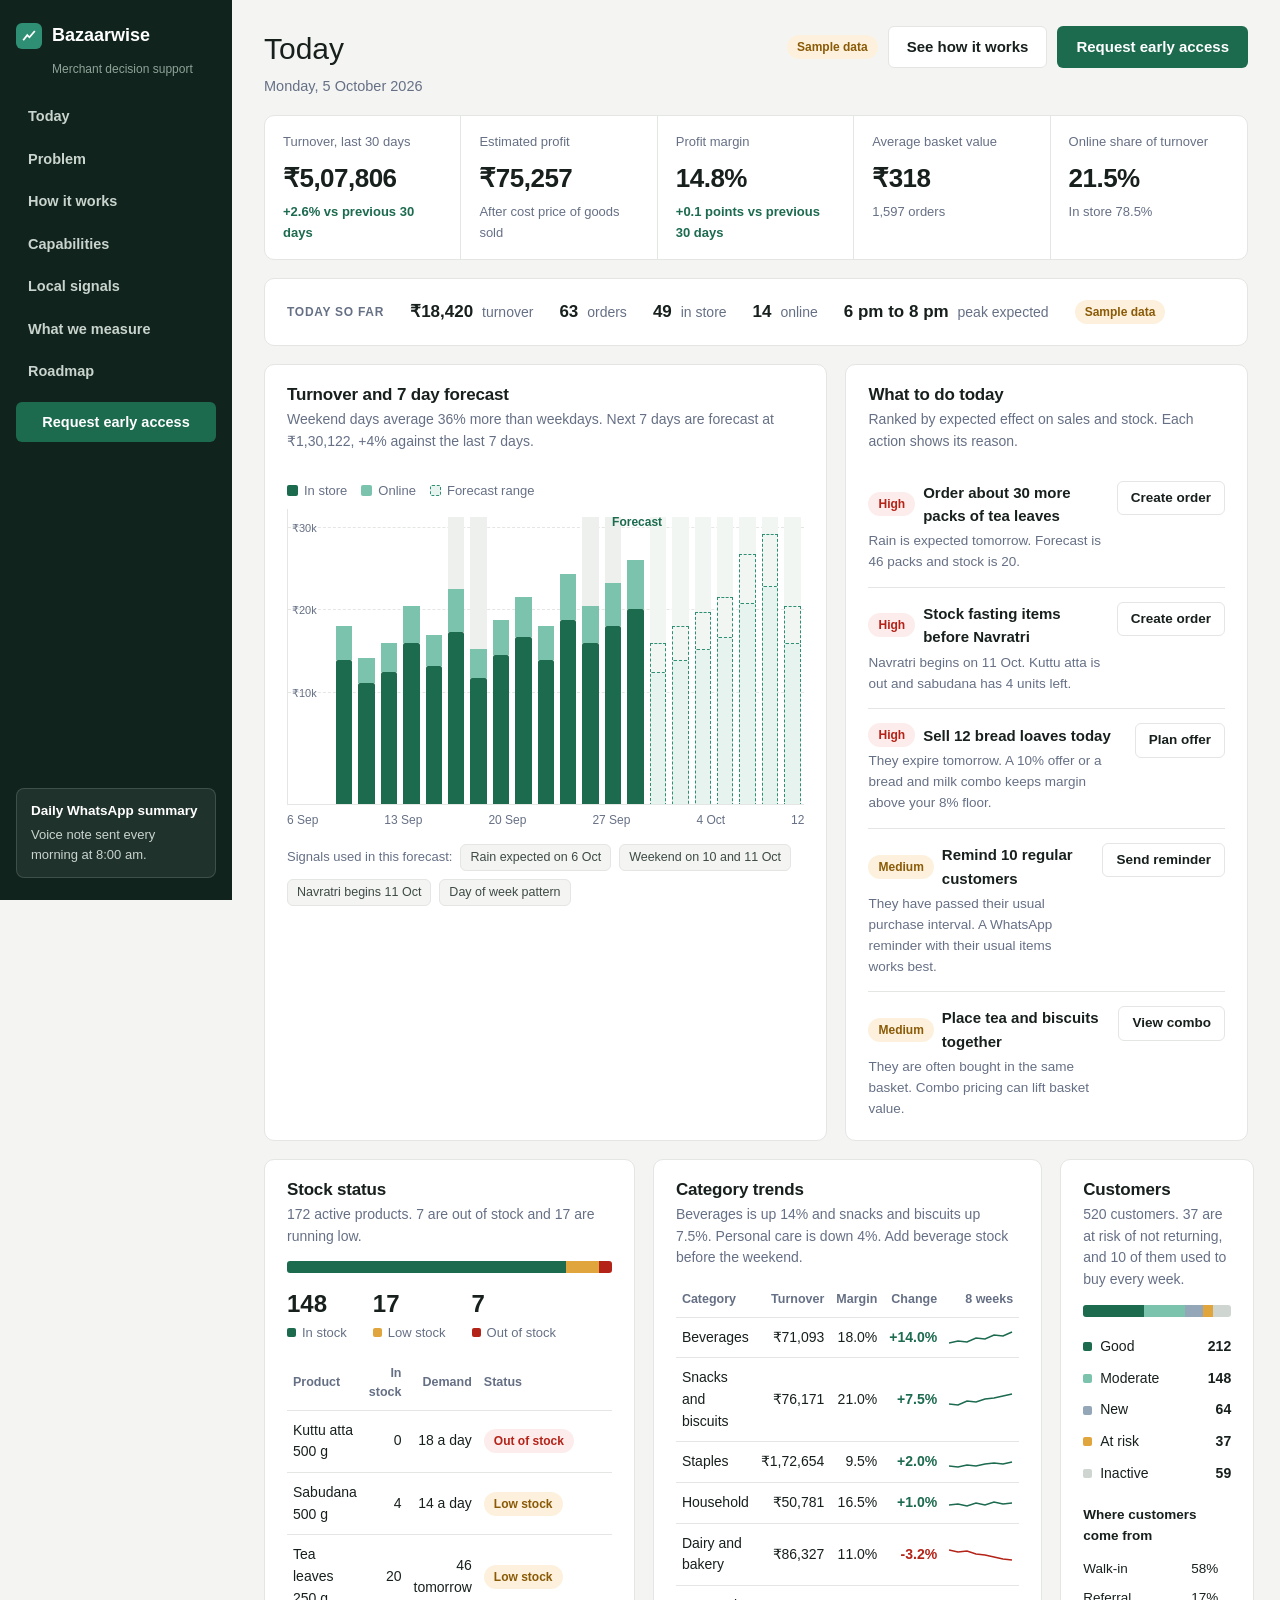
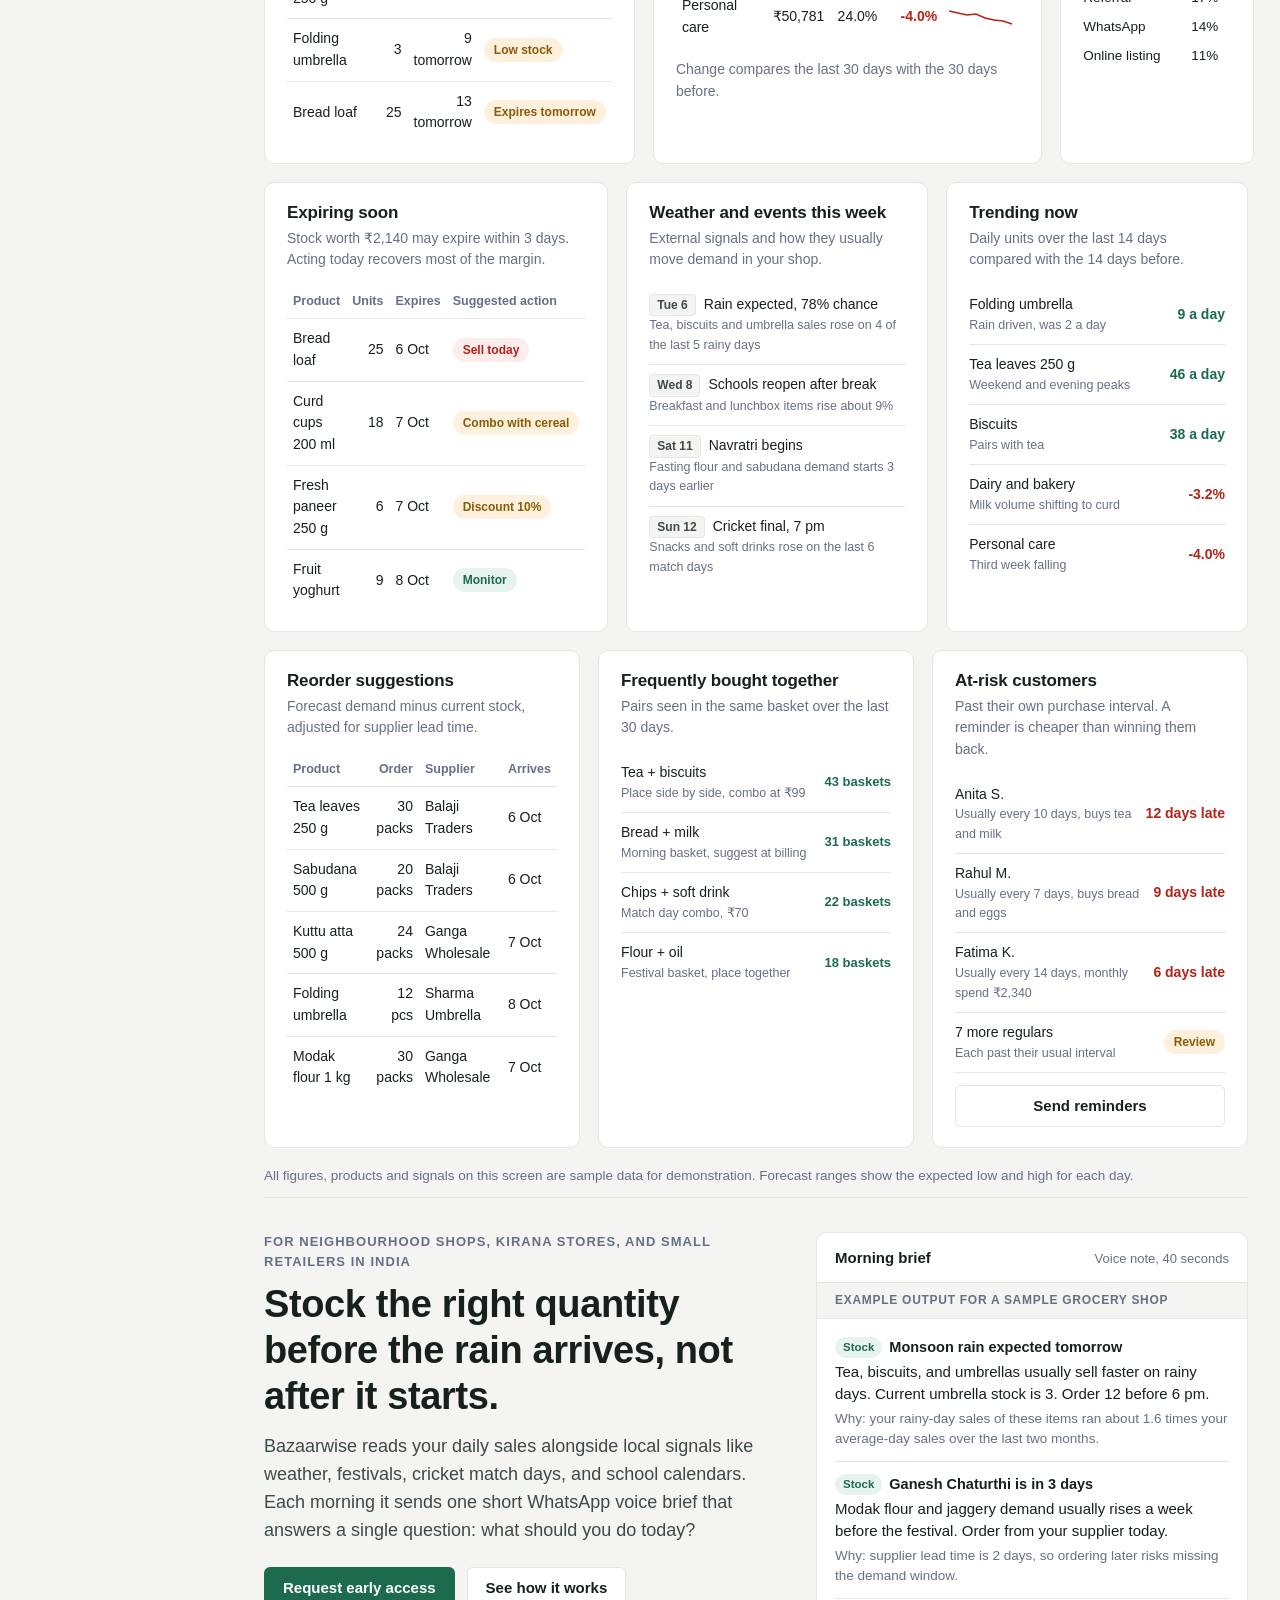
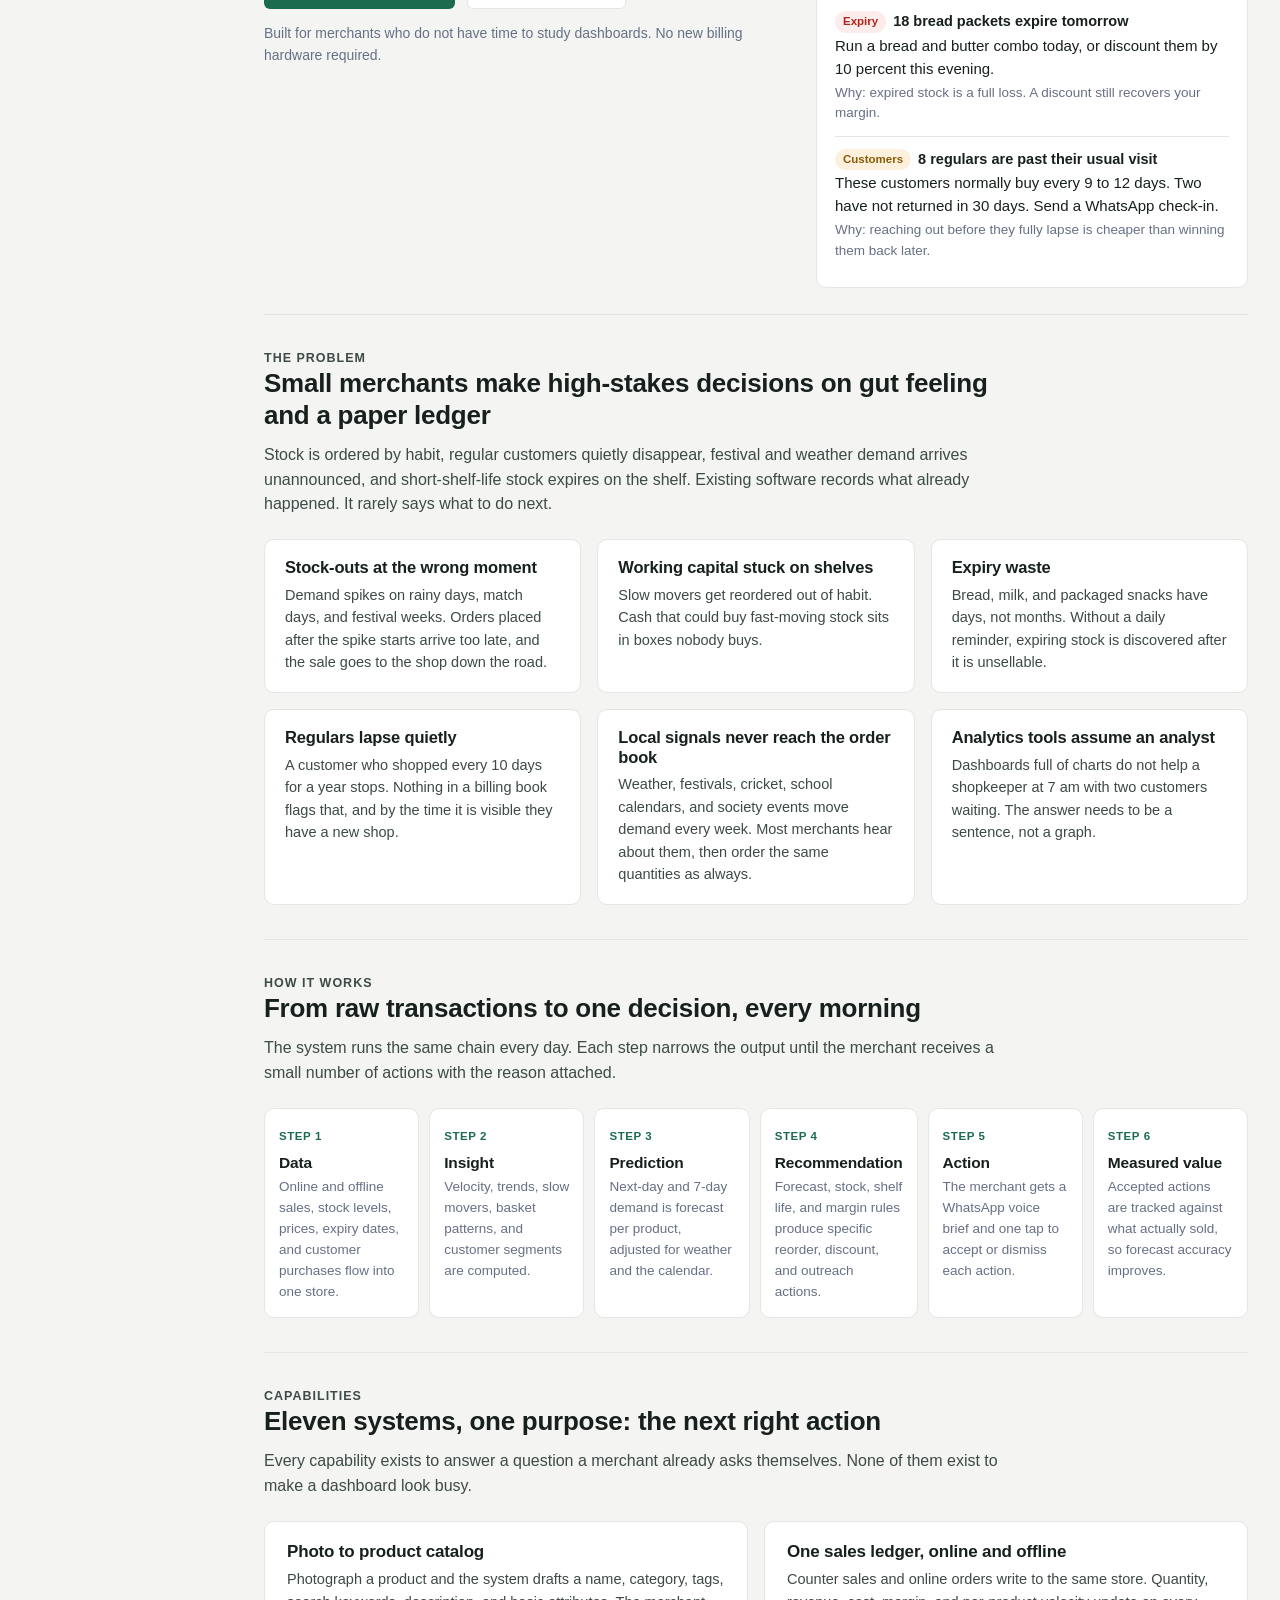
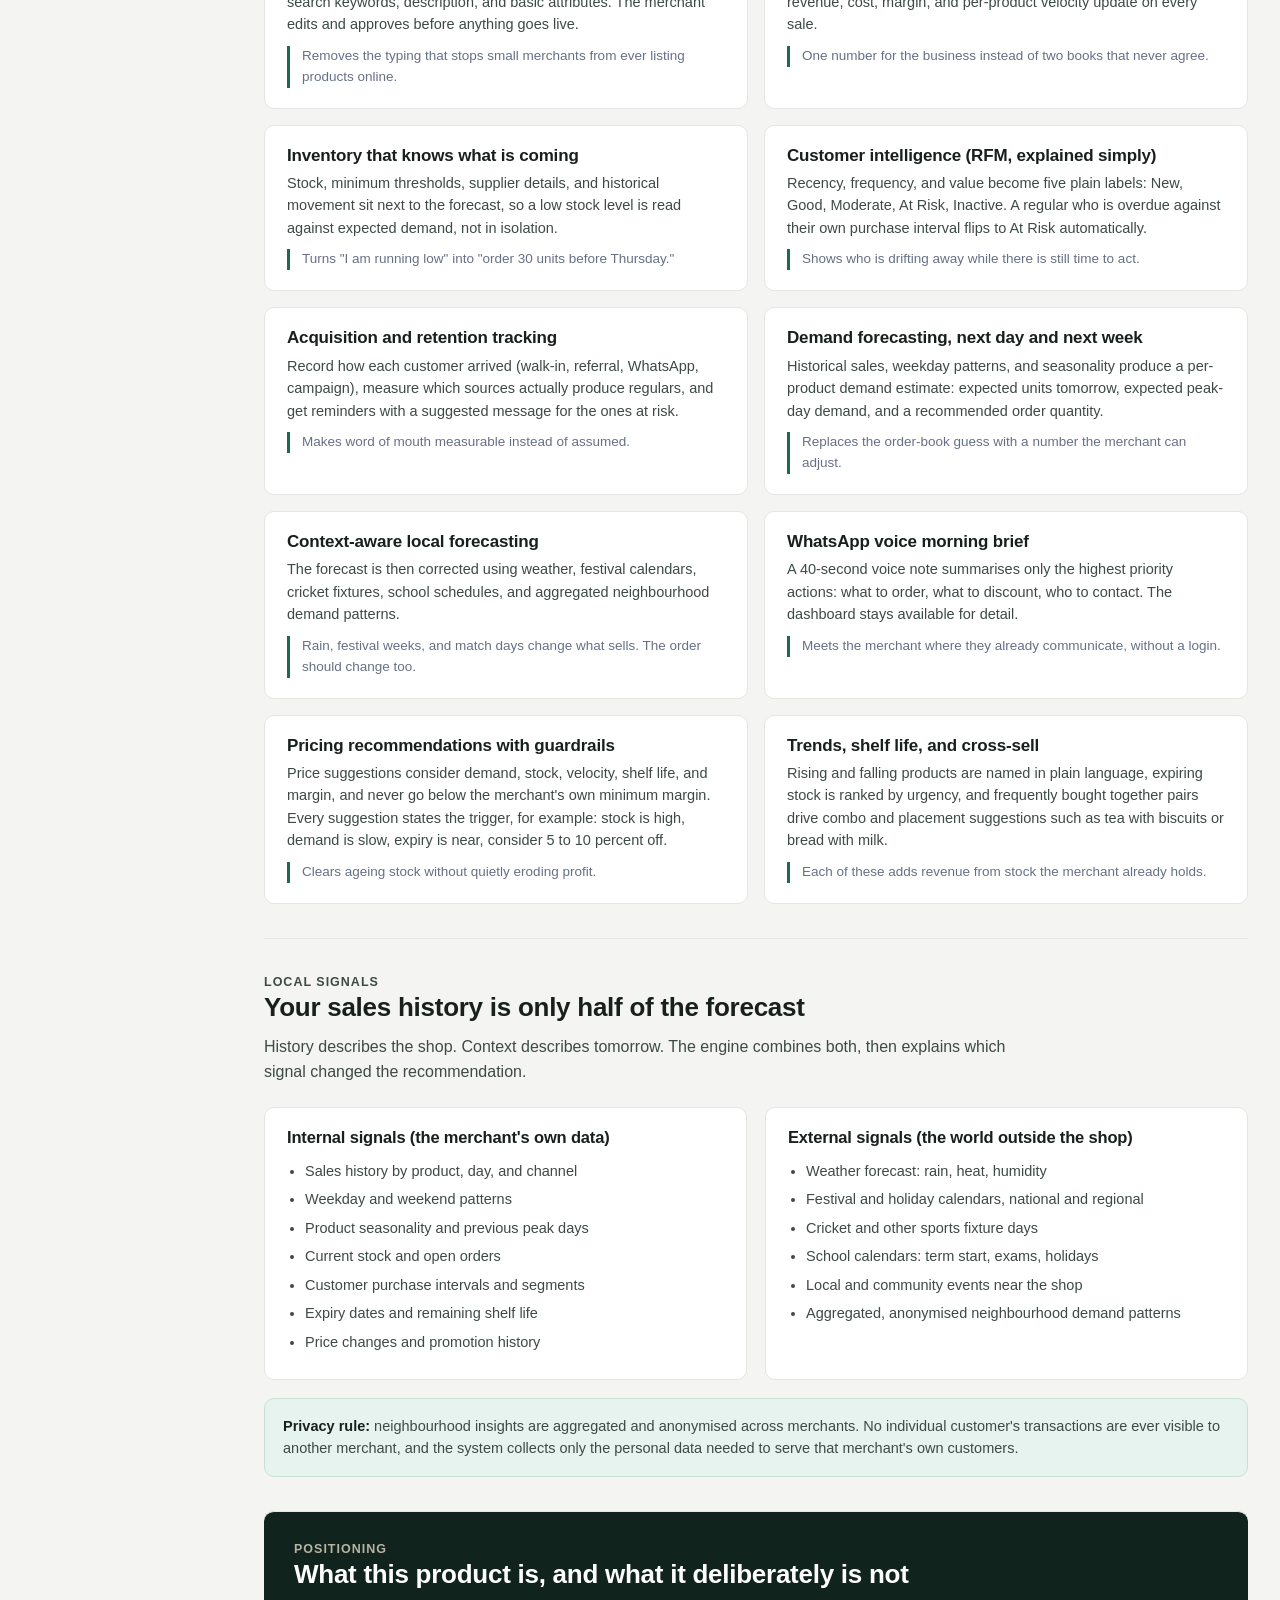
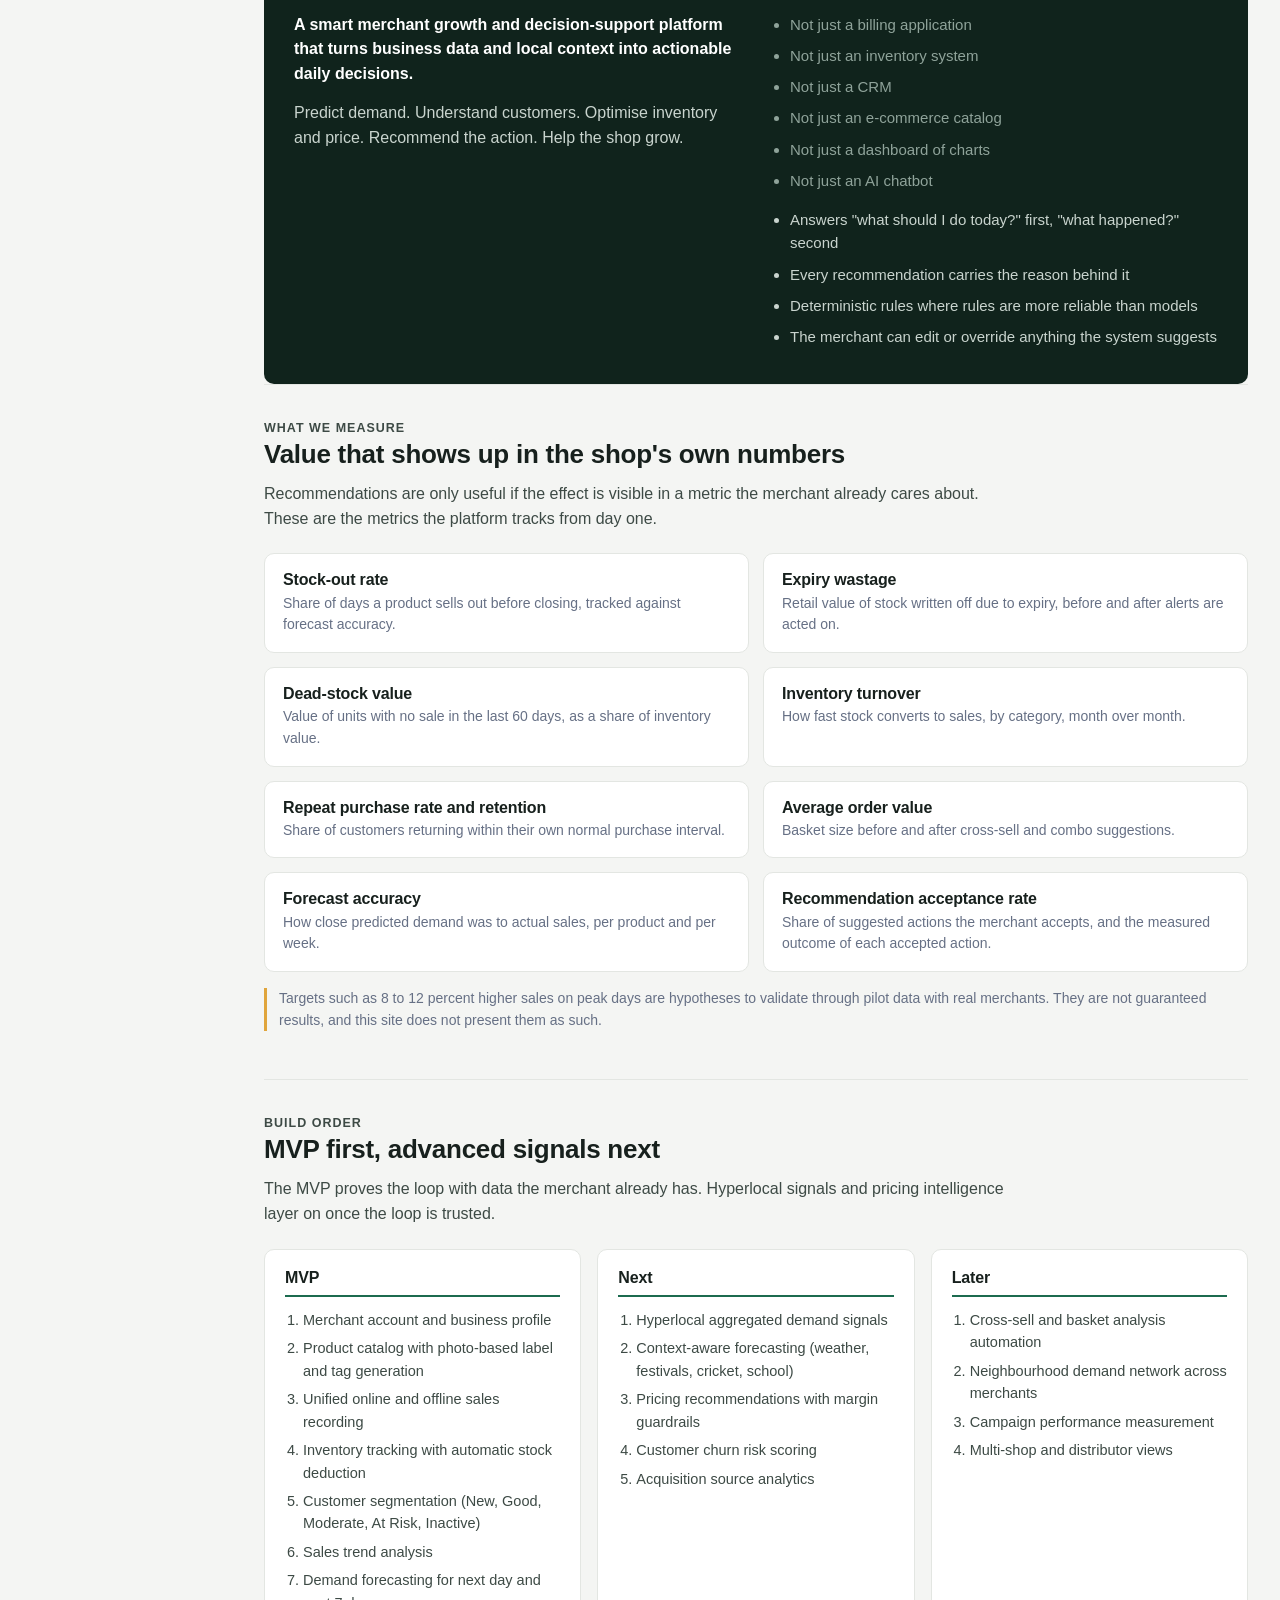
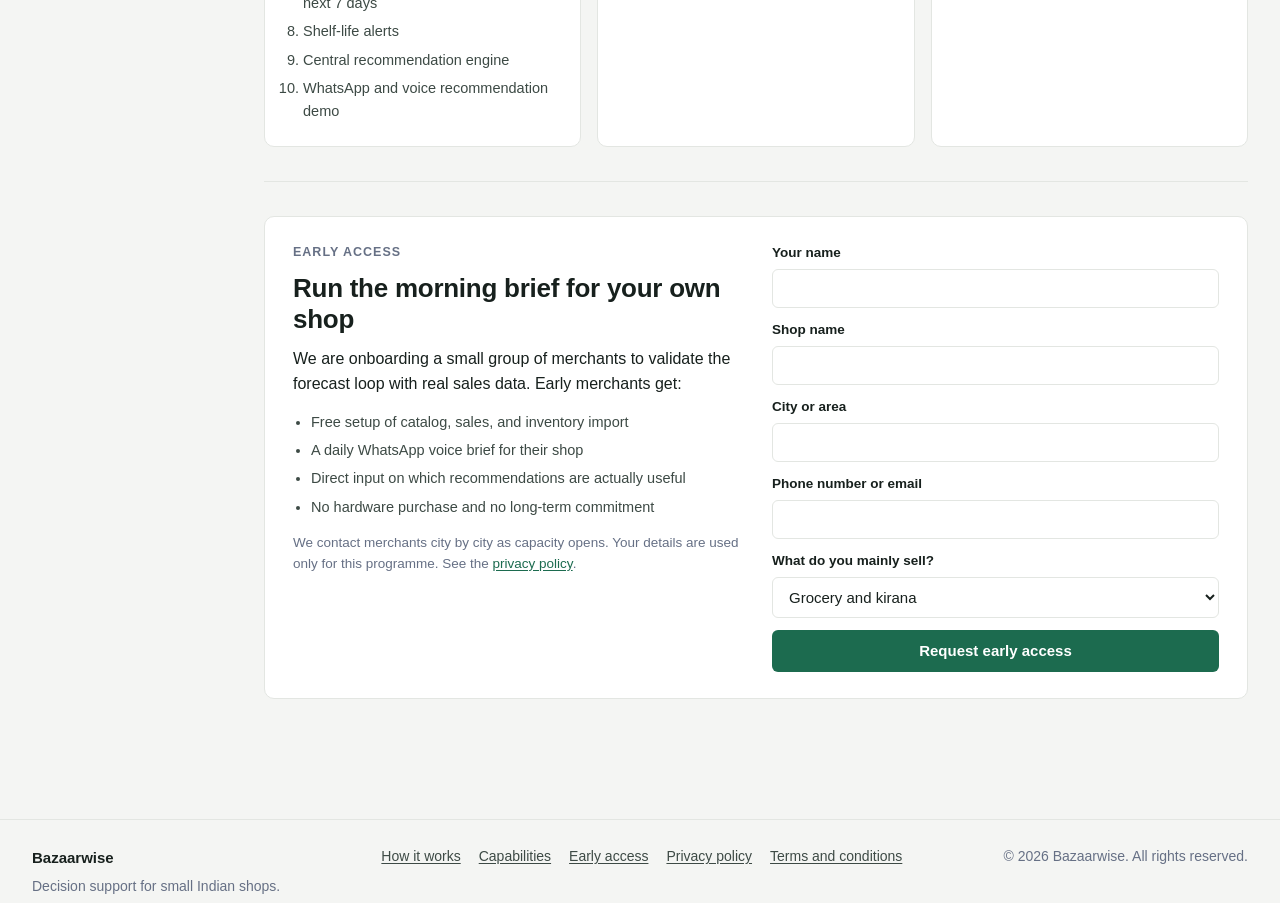
<file: index.html>
<!DOCTYPE html>
<html lang="en">
<head>
  <meta charset="UTF-8">
  <meta name="viewport" content="width=device-width, initial-scale=1.0">
  <title>Bazaarwise: demand forecasting and daily decisions for small Indian shops</title>
  <meta name="description" content="Bazaarwise turns a small merchant's sales data and local signals such as weather, festivals, and match days into a short daily WhatsApp brief with concrete stocking, pricing, and customer actions.">
  <link rel="icon" href="favicon.svg" type="image/svg+xml">
  <link rel="stylesheet" href="styles.css">
</head>
<body>

  <div class="app">
  <aside class="sidebar">
    <a class="brand" href="index.html">
      <span class="brand-mark" aria-hidden="true">
        <svg width="14" height="14" viewBox="0 0 32 32" fill="none"><path d="M4 24 L12 14 L17 19 L28 6" stroke="#ffffff" stroke-width="4" stroke-linecap="square"/></svg>
      </span>
      Bazaarwise
    </a>
    <div class="brand-sub">Merchant decision support</div>
    <button class="menu-toggle" type="button" aria-expanded="false" aria-label="Toggle navigation">Menu</button>
    <nav class="nav" aria-label="Main">
      <a href="#today">Today</a>
      <a href="#problem">Problem</a>
      <a href="#how">How it works</a>
      <a href="#capabilities">Capabilities</a>
      <a href="#signals">Local signals</a>
      <a href="#measuring">What we measure</a>
      <a href="#roadmap">Roadmap</a>
      <a href="#early-access" class="nav-cta">Request early access</a>
    </nav>
    <div class="side-note">
      <strong>Daily WhatsApp summary</strong>
      Voice note sent every morning at 8:00 am.
    </div>
  </aside>

  <main class="main">
    <section class="dash" id="today" aria-label="Sample merchant dashboard">
      <div class="dash-head">
        <div>
          <div class="dash-title">Today</div>
          <p class="dash-date">Monday, 5 October 2026</p>
        </div>
        <div class="dash-actions">
          <span class="badge badge-sample">Sample data</span>
          <a class="btn btn-outline" href="#how">See how it works</a>
          <a class="btn btn-primary" href="#early-access">Request early access</a>
        </div>
      </div>

      <div class="stat-row">
        <div class="stat">
          <div class="label">Turnover, last 30 days</div>
          <div class="value">₹5,07,806</div>
          <div class="delta">+2.6% vs previous 30 days</div>
        </div>
        <div class="stat">
          <div class="label">Estimated profit</div>
          <div class="value">₹75,257</div>
          <div class="delta flat">After cost price of goods sold</div>
        </div>
        <div class="stat">
          <div class="label">Profit margin</div>
          <div class="value">14.8%</div>
          <div class="delta">+0.1 points vs previous 30 days</div>
        </div>
        <div class="stat">
          <div class="label">Average basket value</div>
          <div class="value">₹318</div>
          <div class="delta flat">1,597 orders</div>
        </div>
        <div class="stat">
          <div class="label">Online share of turnover</div>
          <div class="value">21.5%</div>
          <div class="delta flat">In store 78.5%</div>
        </div>
      </div>
      <div class="panel today-strip">
        <span class="ts-label">Today so far</span>
        <span class="ts-item"><strong>₹18,420</strong> turnover</span>
        <span class="ts-item"><strong>63</strong> orders</span>
        <span class="ts-item"><strong>49</strong> in store</span>
        <span class="ts-item"><strong>14</strong> online</span>
        <span class="ts-item"><strong>6 pm to 8 pm</strong> peak expected</span>
        <span class="badge badge-sample">Sample data</span>
      </div>

      <div class="grid-2">
        <div class="panel">
          <div class="chart-head">
            <div>
              <h3>Turnover and 7 day forecast</h3>
              <p class="panel-sub">Weekend days average 36% more than weekdays. Next 7 days are forecast at ₹1,30,122, +4% against the last 7 days.</p>
            </div>
            <div class="legend">
              <span><i class="sw-store"></i> In store</span>
              <span><i class="sw-online"></i> Online</span>
              <span><i class="sw-fc"></i> Forecast range</span>
            </div>
          </div>
          <div class="chart">
            <div class="gridline" style="top:6%;"><span>₹30k</span></div>
            <div class="gridline" style="top:34%;"><span>₹20k</span></div>
            <div class="gridline" style="top:62%;"><span>₹10k</span></div>
            <div class="bar"><i style="height:50%;"></i><b style="height:12%;"></b></div>
            <div class="bar"><i style="height:42%;"></i><b style="height:9%;"></b></div>
            <div class="bar"><i style="height:46%;"></i><b style="height:10%;"></b></div>
            <div class="bar"><i style="height:56%;"></i><b style="height:13%;"></b></div>
            <div class="bar"><i style="height:48%;"></i><b style="height:11%;"></b></div>
            <div class="bar we"><i style="height:60%;"></i><b style="height:15%;"></b></div>
            <div class="bar we"><i style="height:44%;"></i><b style="height:10%;"></b></div>
            <div class="bar"><i style="height:52%;"></i><b style="height:12%;"></b></div>
            <div class="bar"><i style="height:58%;"></i><b style="height:14%;"></b></div>
            <div class="bar"><i style="height:50%;"></i><b style="height:12%;"></b></div>
            <div class="bar"><i style="height:64%;"></i><b style="height:16%;"></b></div>
            <div class="bar we"><i style="height:56%;"></i><b style="height:13%;"></b></div>
            <div class="bar we"><i style="height:62%;"></i><b style="height:15%;"></b></div>
            <div class="bar"><i style="height:68%;"></i><b style="height:17%;"></b></div>
            <div class="bar fc" style="background:#f1f6f3;"><i style="height:46%;"></i><b style="height:10%;"></b><span class="fc-label">Forecast</span></div>
            <div class="bar fc" style="background:#f1f6f3;"><i style="height:50%;"></i><b style="height:12%;"></b></div>
            <div class="bar fc" style="background:#f1f6f3;"><i style="height:54%;"></i><b style="height:13%;"></b></div>
            <div class="bar fc" style="background:#f1f6f3;"><i style="height:58%;"></i><b style="height:14%;"></b></div>
            <div class="bar fc" style="background:#f1f6f3;"><i style="height:70%;"></i><b style="height:17%;"></b></div>
            <div class="bar fc" style="background:#f1f6f3;"><i style="height:76%;"></i><b style="height:18%;"></b></div>
            <div class="bar fc" style="background:#f1f6f3;"><i style="height:56%;"></i><b style="height:13%;"></b></div>
          </div>
          <div class="axis">
            <span>6 Sep</span><span>13 Sep</span><span>20 Sep</span><span>27 Sep</span><span>4 Oct</span><span>12</span>
          </div>
          <div class="chip-row">
            <span class="chip-label">Signals used in this forecast:</span>
            <span class="chip">Rain expected on 6 Oct</span>
            <span class="chip">Weekend on 10 and 11 Oct</span>
            <span class="chip">Navratri begins 11 Oct</span>
            <span class="chip">Day of week pattern</span>
          </div>
        </div>
        <div class="panel">
          <h3>What to do today</h3>
          <p class="panel-sub">Ranked by expected effect on sales and stock. Each action shows its reason.</p>
          <div class="action">
            <div class="action-main">
              <div class="action-top"><span class="badge badge-high">High</span><span class="action-title">Order about 30 more packs of tea leaves</span></div>
              <p class="action-why">Rain is expected tomorrow. Forecast is 46 packs and stock is 20.</p>
            </div>
            <a class="btn btn-outline" href="#early-access">Create order</a>
          </div>
          <div class="action">
            <div class="action-main">
              <div class="action-top"><span class="badge badge-high">High</span><span class="action-title">Stock fasting items before Navratri</span></div>
              <p class="action-why">Navratri begins on 11 Oct. Kuttu atta is out and sabudana has 4 units left.</p>
            </div>
            <a class="btn btn-outline" href="#early-access">Create order</a>
          </div>
          <div class="action">
            <div class="action-main">
              <div class="action-top"><span class="badge badge-high">High</span><span class="action-title">Sell 12 bread loaves today</span></div>
              <p class="action-why">They expire tomorrow. A 10% offer or a bread and milk combo keeps margin above your 8% floor.</p>
            </div>
            <a class="btn btn-outline" href="#early-access">Plan offer</a>
          </div>
          <div class="action">
            <div class="action-main">
              <div class="action-top"><span class="badge badge-med">Medium</span><span class="action-title">Remind 10 regular customers</span></div>
              <p class="action-why">They have passed their usual purchase interval. A WhatsApp reminder with their usual items works best.</p>
            </div>
            <a class="btn btn-outline" href="#early-access">Send reminder</a>
          </div>
          <div class="action">
            <div class="action-main">
              <div class="action-top"><span class="badge badge-med">Medium</span><span class="action-title">Place tea and biscuits together</span></div>
              <p class="action-why">They are often bought in the same basket. Combo pricing can lift basket value.</p>
            </div>
            <a class="btn btn-outline" href="#early-access">View combo</a>
          </div>
        </div>

      </div>
      <div class="grid-3">
        <div class="panel">
          <h3>Stock status</h3>
          <p class="panel-sub">172 active products. 7 are out of stock and 17 are running low.</p>
          <div class="meter">
            <span class="m-ok" style="width:86%;"></span>
            <span class="m-low" style="width:10%;"></span>
            <span class="m-out" style="width:4%;"></span>
          </div>
          <div class="count-row">
            <div>
              <div class="c-value">148</div>
              <div class="c-label"><i style="background:#1c6b4f;"></i> In stock</div>
            </div>
            <div>
              <div class="c-value">17</div>
              <div class="c-label"><i style="background:#e0a53c;"></i> Low stock</div>
            </div>
            <div>
              <div class="c-value">7</div>
              <div class="c-label"><i style="background:#b42318;"></i> Out of stock</div>
            </div>
          </div>
          <table class="data">
            <thead>
              <tr><th>Product</th><th class="num">In stock</th><th class="num">Demand</th><th>Status</th></tr>
            </thead>
            <tbody>
              <tr><td>Kuttu atta 500 g</td><td class="num">0</td><td class="num">18 a day</td><td><span class="badge badge-out">Out of stock</span></td></tr>
              <tr><td>Sabudana 500 g</td><td class="num">4</td><td class="num">14 a day</td><td><span class="badge badge-warn">Low stock</span></td></tr>
              <tr><td>Tea leaves 250 g</td><td class="num">20</td><td class="num">46 tomorrow</td><td><span class="badge badge-warn">Low stock</span></td></tr>
              <tr><td>Folding umbrella</td><td class="num">3</td><td class="num">9 tomorrow</td><td><span class="badge badge-warn">Low stock</span></td></tr>
              <tr><td>Bread loaf</td><td class="num">25</td><td class="num">13 tomorrow</td><td><span class="badge badge-warn">Expires tomorrow</span></td></tr>
            </tbody>
          </table>
        </div>
        <div class="panel">
          <h3>Category trends</h3>
          <p class="panel-sub">Beverages is up 14% and snacks and biscuits up 7.5%. Personal care is down 4%. Add beverage stock before the weekend.</p>
          <table class="data">
            <thead>
              <tr><th>Category</th><th class="num">Turnover</th><th class="num">Margin</th><th class="num">Change</th><th class="num">8 weeks</th></tr>
            </thead>
            <tbody>
              <tr>
                <td>Beverages</td><td class="num">₹71,093</td><td class="num">18.0%</td><td class="num up">+14.0%</td>
                <td class="num"><svg class="spark" width="64" height="20" viewBox="0 0 64 20" fill="none" aria-hidden="true"><polyline points="0,15 9,13 18,14 27,10 36,11 45,7 54,8 63,4" stroke="#1c6b4f" stroke-width="1.6"/></svg></td>
              </tr>
              <tr>
                <td>Snacks and biscuits</td><td class="num">₹76,171</td><td class="num">21.0%</td><td class="num up">+7.5%</td>
                <td class="num"><svg class="spark" width="64" height="20" viewBox="0 0 64 20" fill="none" aria-hidden="true"><polyline points="0,14 9,15 18,11 27,12 36,9 45,8 54,6 63,4" stroke="#1c6b4f" stroke-width="1.6"/></svg></td>
              </tr>
              <tr>
                <td>Staples</td><td class="num">₹1,72,654</td><td class="num">9.5%</td><td class="num up">+2.0%</td>
                <td class="num"><svg class="spark" width="64" height="20" viewBox="0 0 64 20" fill="none" aria-hidden="true"><polyline points="0,13 9,14 18,12 27,13 36,11 45,10 54,11 63,9" stroke="#1c6b4f" stroke-width="1.6"/></svg></td>
              </tr>
              <tr>
                <td>Household</td><td class="num">₹50,781</td><td class="num">16.5%</td><td class="num up">+1.0%</td>
                <td class="num"><svg class="spark" width="64" height="20" viewBox="0 0 64 20" fill="none" aria-hidden="true"><polyline points="0,12 9,11 18,13 27,10 36,12 45,9 54,11 63,10" stroke="#1c6b4f" stroke-width="1.6"/></svg></td>
              </tr>
              <tr>
                <td>Dairy and bakery</td><td class="num">₹86,327</td><td class="num">11.0%</td><td class="num down">-3.2%</td>
                <td class="num"><svg class="spark" width="64" height="20" viewBox="0 0 64 20" fill="none" aria-hidden="true"><polyline points="0,5 9,7 18,6 27,9 36,10 45,12 54,14 63,15" stroke="#b42318" stroke-width="1.6"/></svg></td>
              </tr>
              <tr>
                <td>Personal care</td><td class="num">₹50,781</td><td class="num">24.0%</td><td class="num down">-4.0%</td>
                <td class="num"><svg class="spark" width="64" height="20" viewBox="0 0 64 20" fill="none" aria-hidden="true"><polyline points="0,4 9,6 18,8 27,7 36,11 45,13 54,14 63,17" stroke="#b42318" stroke-width="1.6"/></svg></td>
              </tr>
            </tbody>
          </table>
          <p class="panel-sub" style="margin:12px 0 0;">Change compares the last 30 days with the 30 days before.</p>
        </div>
        <div class="panel">
          <h3>Customers</h3>
          <p class="panel-sub">520 customers. 37 are at risk of not returning, and 10 of them used to buy every week.</p>
          <div class="seg-bar" aria-hidden="true">
            <span style="width:41%;background:#1c6b4f;"></span>
            <span style="width:28%;background:#7cc3ad;"></span>
            <span style="width:12%;background:#93a7b8;"></span>
            <span style="width:7%;background:#e0a53c;"></span>
            <span style="width:12%;background:#cfd6d1;"></span>
          </div>
          <ul class="seg-list">
            <li><span class="seg-name"><span class="seg-dot" style="background:#1c6b4f;"></span> Good</span><span class="seg-count">212</span></li>
            <li><span class="seg-name"><span class="seg-dot" style="background:#7cc3ad;"></span> Moderate</span><span class="seg-count">148</span></li>
            <li><span class="seg-name"><span class="seg-dot" style="background:#93a7b8;"></span> New</span><span class="seg-count">64</span></li>
            <li><span class="seg-name"><span class="seg-dot" style="background:#e0a53c;"></span> At risk</span><span class="seg-count">37</span></li>
            <li><span class="seg-name"><span class="seg-dot" style="background:#cfd6d1;"></span> Inactive</span><span class="seg-count">59</span></li>
          </ul>
          <div class="acq-title">Where customers come from</div>
          <div class="acq-row"><span>Walk-in</span><span class="acq-track"><span class="acq-fill" style="width:58%;"></span></span><span>58%</span></div>
          <div class="acq-row"><span>Referral</span><span class="acq-track"><span class="acq-fill" style="width:17%;"></span></span><span>17%</span></div>
          <div class="acq-row"><span>WhatsApp</span><span class="acq-track"><span class="acq-fill" style="width:14%;"></span></span><span>14%</span></div>
          <div class="acq-row"><span>Online listing</span><span class="acq-track"><span class="acq-fill" style="width:11%;"></span></span><span>11%</span></div>
        </div>
      </div>

      <div class="grid-3">
        <div class="panel">
          <h3>Expiring soon</h3>
          <p class="panel-sub">Stock worth ₹2,140 may expire within 3 days. Acting today recovers most of the margin.</p>
          <table class="data">
            <thead>
              <tr><th>Product</th><th class="num">Units</th><th>Expires</th><th>Suggested action</th></tr>
            </thead>
            <tbody>
              <tr><td>Bread loaf</td><td class="num">25</td><td>6 Oct</td><td><span class="badge badge-high">Sell today</span></td></tr>
              <tr><td>Curd cups 200 ml</td><td class="num">18</td><td>7 Oct</td><td><span class="badge badge-warn">Combo with cereal</span></td></tr>
              <tr><td>Fresh paneer 250 g</td><td class="num">6</td><td>7 Oct</td><td><span class="badge badge-warn">Discount 10%</span></td></tr>
              <tr><td>Fruit yoghurt</td><td class="num">9</td><td>8 Oct</td><td><span class="badge badge-ok">Monitor</span></td></tr>
            </tbody>
          </table>
        </div>

        <div class="panel">
          <h3>Weather and events this week</h3>
          <p class="panel-sub">External signals and how they usually move demand in your shop.</p>
          <div class="mini-row">
            <div class="mr-main"><span class="evt-date">Tue 6</span>Rain expected, 78% chance<span class="mr-sub">Tea, biscuits and umbrella sales rose on 4 of the last 5 rainy days</span></div>
          </div>
          <div class="mini-row">
            <div class="mr-main"><span class="evt-date">Wed 8</span>Schools reopen after break<span class="mr-sub">Breakfast and lunchbox items rise about 9%</span></div>
          </div>
          <div class="mini-row">
            <div class="mr-main"><span class="evt-date">Sat 11</span>Navratri begins<span class="mr-sub">Fasting flour and sabudana demand starts 3 days earlier</span></div>
          </div>
          <div class="mini-row">
            <div class="mr-main"><span class="evt-date">Sun 12</span>Cricket final, 7 pm<span class="mr-sub">Snacks and soft drinks rose on the last 6 match days</span></div>
          </div>
        </div>

        <div class="panel">
          <h3>Trending now</h3>
          <p class="panel-sub">Daily units over the last 14 days compared with the 14 days before.</p>
          <div class="mini-row"><div class="mr-main">Folding umbrella<span class="mr-sub">Rain driven, was 2 a day</span></div><span class="mr-val up">9 a day</span></div>
          <div class="mini-row"><div class="mr-main">Tea leaves 250 g<span class="mr-sub">Weekend and evening peaks</span></div><span class="mr-val up">46 a day</span></div>
          <div class="mini-row"><div class="mr-main">Biscuits<span class="mr-sub">Pairs with tea</span></div><span class="mr-val up">38 a day</span></div>
          <div class="mini-row"><div class="mr-main">Dairy and bakery<span class="mr-sub">Milk volume shifting to curd</span></div><span class="mr-val down">-3.2%</span></div>
          <div class="mini-row"><div class="mr-main">Personal care<span class="mr-sub">Third week falling</span></div><span class="mr-val down">-4.0%</span></div>
        </div>
      </div>
      <div class="grid-3">
        <div class="panel">
          <h3>Reorder suggestions</h3>
          <p class="panel-sub">Forecast demand minus current stock, adjusted for supplier lead time.</p>
          <table class="data">
            <thead>
              <tr><th>Product</th><th class="num">Order</th><th>Supplier</th><th>Arrives</th></tr>
            </thead>
            <tbody>
              <tr><td>Tea leaves 250 g</td><td class="num">30 packs</td><td>Balaji Traders</td><td>6 Oct</td></tr>
              <tr><td>Sabudana 500 g</td><td class="num">20 packs</td><td>Balaji Traders</td><td>6 Oct</td></tr>
              <tr><td>Kuttu atta 500 g</td><td class="num">24 packs</td><td>Ganga Wholesale</td><td>7 Oct</td></tr>
              <tr><td>Folding umbrella</td><td class="num">12 pcs</td><td>Sharma Umbrella</td><td>8 Oct</td></tr>
              <tr><td>Modak flour 1 kg</td><td class="num">30 packs</td><td>Ganga Wholesale</td><td>7 Oct</td></tr>
            </tbody>
          </table>
        </div>

        <div class="panel">
          <h3>Frequently bought together</h3>
          <p class="panel-sub">Pairs seen in the same basket over the last 30 days.</p>
          <div class="pair">
            <div><span class="p-name">Tea + biscuits</span><span class="p-meta">Place side by side, combo at ₹99</span></div>
            <span class="p-lift">43 baskets</span>
          </div>
          <div class="pair">
            <div><span class="p-name">Bread + milk</span><span class="p-meta">Morning basket, suggest at billing</span></div>
            <span class="p-lift">31 baskets</span>
          </div>
          <div class="pair">
            <div><span class="p-name">Chips + soft drink</span><span class="p-meta">Match day combo, ₹70</span></div>
            <span class="p-lift">22 baskets</span>
          </div>
          <div class="pair">
            <div><span class="p-name">Flour + oil</span><span class="p-meta">Festival basket, place together</span></div>
            <span class="p-lift">18 baskets</span>
          </div>
        </div>

        <div class="panel">
          <h3>At-risk customers</h3>
          <p class="panel-sub">Past their own purchase interval. A reminder is cheaper than winning them back.</p>
          <div class="mini-row">
            <div class="mr-main">Anita S.<span class="mr-sub">Usually every 10 days, buys tea and milk</span></div>
            <span class="mr-val down">12 days late</span>
          </div>
          <div class="mini-row">
            <div class="mr-main">Rahul M.<span class="mr-sub">Usually every 7 days, buys bread and eggs</span></div>
            <span class="mr-val down">9 days late</span>
          </div>
          <div class="mini-row">
            <div class="mr-main">Fatima K.<span class="mr-sub">Usually every 14 days, monthly spend ₹2,340</span></div>
            <span class="mr-val down">6 days late</span>
          </div>
          <div class="mini-row">
            <div class="mr-main">7 more regulars<span class="mr-sub">Each past their usual interval</span></div>
            <span class="badge badge-warn">Review</span>
          </div>
          <a class="btn btn-outline block" href="#early-access">Send reminders</a>
        </div>
      </div>

      <p class="sample-note">All figures, products and signals on this screen are sample data for demonstration. Forecast ranges show the expected low and high for each day.</p>
    </section>





    <section class="hero">
      <div class="container hero-grid">
        <div>
          <p class="eyebrow">For neighbourhood shops, kirana stores, and small retailers in India</p>
          <h1>Stock the right quantity before the rain arrives, not after it starts.</h1>
          <p class="hero-sub">Bazaarwise reads your daily sales alongside local signals like weather, festivals, cricket match days, and school calendars. Each morning it sends one short WhatsApp voice brief that answers a single question: what should you do today?</p>
          <div class="hero-actions">
            <a class="btn btn-primary" href="#early-access">Request early access</a>
            <a class="btn btn-secondary" href="#how">See how it works</a>
          </div>
          <p class="hero-fine">Built for merchants who do not have time to study dashboards. No new billing hardware required.</p>
        </div>

        <aside class="brief" aria-label="Example of a Bazaarwise morning brief">
          <div class="brief-head">
            <span class="brief-title">Morning brief</span>
            <span class="brief-meta">Voice note, 40 seconds</span>
          </div>
          <div class="brief-label">Example output for a sample grocery shop</div>
          <div class="brief-body">
            <div class="brief-item">
              <strong><span class="brief-tag tag-stock">Stock</span>Monsoon rain expected tomorrow</strong>
              Tea, biscuits, and umbrellas usually sell faster on rainy days. Current umbrella stock is 3. Order 12 before 6 pm.
              <span class="brief-why">Why: your rainy-day sales of these items ran about 1.6 times your average-day sales over the last two months.</span>
            </div>
            <div class="brief-item">
              <strong><span class="brief-tag tag-stock">Stock</span>Ganesh Chaturthi is in 3 days</strong>
              Modak flour and jaggery demand usually rises a week before the festival. Order from your supplier today.
              <span class="brief-why">Why: supplier lead time is 2 days, so ordering later risks missing the demand window.</span>
            </div>
            <div class="brief-item">
              <strong><span class="brief-tag tag-expiry">Expiry</span>18 bread packets expire tomorrow</strong>
              Run a bread and butter combo today, or discount them by 10 percent this evening.
              <span class="brief-why">Why: expired stock is a full loss. A discount still recovers your margin.</span>
            </div>
            <div class="brief-item">
              <strong><span class="brief-tag tag-customer">Customers</span>8 regulars are past their usual visit</strong>
              These customers normally buy every 9 to 12 days. Two have not returned in 30 days. Send a WhatsApp check-in.
              <span class="brief-why">Why: reaching out before they fully lapse is cheaper than winning them back later.</span>
            </div>
          </div>
        </aside>
      </div>
    </section>


    <section class="section" id="problem">
      <div class="container">
        <div class="section-head">
          <p class="eyebrow">The problem</p>
          <h2>Small merchants make high-stakes decisions on gut feeling and a paper ledger</h2>
          <p>Stock is ordered by habit, regular customers quietly disappear, festival and weather demand arrives unannounced, and short-shelf-life stock expires on the shelf. Existing software records what already happened. It rarely says what to do next.</p>
        </div>
        <div class="problem-grid">
          <div class="card">
            <h3>Stock-outs at the wrong moment</h3>
            <p>Demand spikes on rainy days, match days, and festival weeks. Orders placed after the spike starts arrive too late, and the sale goes to the shop down the road.</p>
          </div>
          <div class="card">
            <h3>Working capital stuck on shelves</h3>
            <p>Slow movers get reordered out of habit. Cash that could buy fast-moving stock sits in boxes nobody buys.</p>
          </div>
          <div class="card">
            <h3>Expiry waste</h3>
            <p>Bread, milk, and packaged snacks have days, not months. Without a daily reminder, expiring stock is discovered after it is unsellable.</p>
          </div>
          <div class="card">
            <h3>Regulars lapse quietly</h3>
            <p>A customer who shopped every 10 days for a year stops. Nothing in a billing book flags that, and by the time it is visible they have a new shop.</p>
          </div>
          <div class="card">
            <h3>Local signals never reach the order book</h3>
            <p>Weather, festivals, cricket, school calendars, and society events move demand every week. Most merchants hear about them, then order the same quantities as always.</p>
          </div>
          <div class="card">
            <h3>Analytics tools assume an analyst</h3>
            <p>Dashboards full of charts do not help a shopkeeper at 7 am with two customers waiting. The answer needs to be a sentence, not a graph.</p>
          </div>
        </div>
      </div>
    </section>

    <section class="section" id="how">
      <div class="container">
        <div class="section-head">
          <p class="eyebrow">How it works</p>
          <h2>From raw transactions to one decision, every morning</h2>
          <p>The system runs the same chain every day. Each step narrows the output until the merchant receives a small number of actions with the reason attached.</p>
        </div>
        <div class="chain">
          <div class="chain-step">
            <span class="num">STEP 1</span>
            <h3>Data</h3>
            <p>Online and offline sales, stock levels, prices, expiry dates, and customer purchases flow into one store.</p>
          </div>
          <div class="chain-step">
            <span class="num">STEP 2</span>
            <h3>Insight</h3>
            <p>Velocity, trends, slow movers, basket patterns, and customer segments are computed.</p>
          </div>
          <div class="chain-step">
            <span class="num">STEP 3</span>
            <h3>Prediction</h3>
            <p>Next-day and 7-day demand is forecast per product, adjusted for weather and the calendar.</p>
          </div>
          <div class="chain-step">
            <span class="num">STEP 4</span>
            <h3>Recommendation</h3>
            <p>Forecast, stock, shelf life, and margin rules produce specific reorder, discount, and outreach actions.</p>
          </div>
          <div class="chain-step">
            <span class="num">STEP 5</span>
            <h3>Action</h3>
            <p>The merchant gets a WhatsApp voice brief and one tap to accept or dismiss each action.</p>
          </div>
          <div class="chain-step">
            <span class="num">STEP 6</span>
            <h3>Measured value</h3>
            <p>Accepted actions are tracked against what actually sold, so forecast accuracy improves.</p>
          </div>
        </div>
      </div>
    </section>

    <section class="section" id="capabilities">
      <div class="container">
        <div class="section-head">
          <p class="eyebrow">Capabilities</p>
          <h2>Eleven systems, one purpose: the next right action</h2>
          <p>Every capability exists to answer a question a merchant already asks themselves. None of them exist to make a dashboard look busy.</p>
        </div>
        <div class="feature-grid">
          <div class="feature">
            <h3>Photo to product catalog</h3>
            <p>Photograph a product and the system drafts a name, category, tags, search keywords, description, and basic attributes. The merchant edits and approves before anything goes live.</p>
            <p class="why">Removes the typing that stops small merchants from ever listing products online.</p>
          </div>
          <div class="feature">
            <h3>One sales ledger, online and offline</h3>
            <p>Counter sales and online orders write to the same store. Quantity, revenue, cost, margin, and per-product velocity update on every sale.</p>
            <p class="why">One number for the business instead of two books that never agree.</p>
          </div>
          <div class="feature">
            <h3>Inventory that knows what is coming</h3>
            <p>Stock, minimum thresholds, supplier details, and historical movement sit next to the forecast, so a low stock level is read against expected demand, not in isolation.</p>
            <p class="why">Turns "I am running low" into "order 30 units before Thursday."</p>
          </div>
          <div class="feature">
            <h3>Customer intelligence (RFM, explained simply)</h3>
            <p>Recency, frequency, and value become five plain labels: New, Good, Moderate, At Risk, Inactive. A regular who is overdue against their own purchase interval flips to At Risk automatically.</p>
            <p class="why">Shows who is drifting away while there is still time to act.</p>
          </div>
          <div class="feature">
            <h3>Acquisition and retention tracking</h3>
            <p>Record how each customer arrived (walk-in, referral, WhatsApp, campaign), measure which sources actually produce regulars, and get reminders with a suggested message for the ones at risk.</p>
            <p class="why">Makes word of mouth measurable instead of assumed.</p>
          </div>
          <div class="feature">
            <h3>Demand forecasting, next day and next week</h3>
            <p>Historical sales, weekday patterns, and seasonality produce a per-product demand estimate: expected units tomorrow, expected peak-day demand, and a recommended order quantity.</p>
            <p class="why">Replaces the order-book guess with a number the merchant can adjust.</p>
          </div>
          <div class="feature">
            <h3>Context-aware local forecasting</h3>
            <p>The forecast is then corrected using weather, festival calendars, cricket fixtures, school schedules, and aggregated neighbourhood demand patterns.</p>
            <p class="why">Rain, festival weeks, and match days change what sells. The order should change too.</p>
          </div>
          <div class="feature">
            <h3>WhatsApp voice morning brief</h3>
            <p>A 40-second voice note summarises only the highest priority actions: what to order, what to discount, who to contact. The dashboard stays available for detail.</p>
            <p class="why">Meets the merchant where they already communicate, without a login.</p>
          </div>
          <div class="feature">
            <h3>Pricing recommendations with guardrails</h3>
            <p>Price suggestions consider demand, stock, velocity, shelf life, and margin, and never go below the merchant's own minimum margin. Every suggestion states the trigger, for example: stock is high, demand is slow, expiry is near, consider 5 to 10 percent off.</p>
            <p class="why">Clears ageing stock without quietly eroding profit.</p>
          </div>
          <div class="feature">
            <h3>Trends, shelf life, and cross-sell</h3>
            <p>Rising and falling products are named in plain language, expiring stock is ranked by urgency, and frequently bought together pairs drive combo and placement suggestions such as tea with biscuits or bread with milk.</p>
            <p class="why">Each of these adds revenue from stock the merchant already holds.</p>
          </div>
        </div>
      </div>
    </section>

    <section class="section" id="signals">
      <div class="container">
        <div class="section-head">
          <p class="eyebrow">Local signals</p>
          <h2>Your sales history is only half of the forecast</h2>
          <p>History describes the shop. Context describes tomorrow. The engine combines both, then explains which signal changed the recommendation.</p>
        </div>
        <div class="signal-columns">
          <div class="signal-box">
            <h3>Internal signals (the merchant's own data)</h3>
            <ul>
              <li>Sales history by product, day, and channel</li>
              <li>Weekday and weekend patterns</li>
              <li>Product seasonality and previous peak days</li>
              <li>Current stock and open orders</li>
              <li>Customer purchase intervals and segments</li>
              <li>Expiry dates and remaining shelf life</li>
              <li>Price changes and promotion history</li>
            </ul>
          </div>
          <div class="signal-box">
            <h3>External signals (the world outside the shop)</h3>
            <ul>
              <li>Weather forecast: rain, heat, humidity</li>
              <li>Festival and holiday calendars, national and regional</li>
              <li>Cricket and other sports fixture days</li>
              <li>School calendars: term start, exams, holidays</li>
              <li>Local and community events near the shop</li>
              <li>Aggregated, anonymised neighbourhood demand patterns</li>
            </ul>
          </div>
        </div>
        <div class="privacy-note">
          <strong>Privacy rule:</strong> neighbourhood insights are aggregated and anonymised across merchants. No individual customer's transactions are ever visible to another merchant, and the system collects only the personal data needed to serve that merchant's own customers.
        </div>
      </div>
    </section>

    <section class="section positioning" id="positioning">
      <div class="container">
        <div class="section-head">
          <p class="eyebrow" style="color:#b8b3a4;">Positioning</p>
          <h2>What this product is, and what it deliberately is not</h2>
        </div>
        <div class="positioning-grid">
          <div>
            <p><strong style="color:#fff;">A smart merchant growth and decision-support platform that turns business data and local context into actionable daily decisions.</strong></p>
            <p>Predict demand. Understand customers. Optimise inventory and price. Recommend the action. Help the shop grow.</p>
          </div>
          <div>
            <ul class="muted-list">
              <li>Not just a billing application</li>
              <li>Not just an inventory system</li>
              <li>Not just a CRM</li>
              <li>Not just an e-commerce catalog</li>
              <li>Not just a dashboard of charts</li>
              <li>Not just an AI chatbot</li>
            </ul>
            <ul style="margin-top:16px;">
              <li>Answers "what should I do today?" first, "what happened?" second</li>
              <li>Every recommendation carries the reason behind it</li>
              <li>Deterministic rules where rules are more reliable than models</li>
              <li>The merchant can edit or override anything the system suggests</li>
            </ul>
          </div>
        </div>
      </div>
    </section>


    <section class="section" id="measuring">
      <div class="container">
        <div class="section-head">
          <p class="eyebrow">What we measure</p>
          <h2>Value that shows up in the shop's own numbers</h2>
          <p>Recommendations are only useful if the effect is visible in a metric the merchant already cares about. These are the metrics the platform tracks from day one.</p>
        </div>
        <div class="kpi-grid">
          <div class="kpi">
            <h3>Stock-out rate</h3>
            <p>Share of days a product sells out before closing, tracked against forecast accuracy.</p>
          </div>
          <div class="kpi">
            <h3>Expiry wastage</h3>
            <p>Retail value of stock written off due to expiry, before and after alerts are acted on.</p>
          </div>
          <div class="kpi">
            <h3>Dead-stock value</h3>
            <p>Value of units with no sale in the last 60 days, as a share of inventory value.</p>
          </div>
          <div class="kpi">
            <h3>Inventory turnover</h3>
            <p>How fast stock converts to sales, by category, month over month.</p>
          </div>
          <div class="kpi">
            <h3>Repeat purchase rate and retention</h3>
            <p>Share of customers returning within their own normal purchase interval.</p>
          </div>
          <div class="kpi">
            <h3>Average order value</h3>
            <p>Basket size before and after cross-sell and combo suggestions.</p>
          </div>
          <div class="kpi">
            <h3>Forecast accuracy</h3>
            <p>How close predicted demand was to actual sales, per product and per week.</p>
          </div>
          <div class="kpi">
            <h3>Recommendation acceptance rate</h3>
            <p>Share of suggested actions the merchant accepts, and the measured outcome of each accepted action.</p>
          </div>
        </div>
        <p class="target-note">Targets such as 8 to 12 percent higher sales on peak days are hypotheses to validate through pilot data with real merchants. They are not guaranteed results, and this site does not present them as such.</p>
      </div>
    </section>

    <section class="section" id="roadmap">
      <div class="container">
        <div class="section-head">
          <p class="eyebrow">Build order</p>
          <h2>MVP first, advanced signals next</h2>
          <p>The MVP proves the loop with data the merchant already has. Hyperlocal signals and pricing intelligence layer on once the loop is trusted.</p>
        </div>
        <div class="roadmap-grid">
          <div class="roadmap-col">
            <h3>MVP</h3>
            <ol>
              <li>Merchant account and business profile</li>
              <li>Product catalog with photo-based label and tag generation</li>
              <li>Unified online and offline sales recording</li>
              <li>Inventory tracking with automatic stock deduction</li>
              <li>Customer segmentation (New, Good, Moderate, At Risk, Inactive)</li>
              <li>Sales trend analysis</li>
              <li>Demand forecasting for next day and next 7 days</li>
              <li>Shelf-life alerts</li>
              <li>Central recommendation engine</li>
              <li>WhatsApp and voice recommendation demo</li>
            </ol>
          </div>
          <div class="roadmap-col">
            <h3>Next</h3>
            <ol>
              <li>Hyperlocal aggregated demand signals</li>
              <li>Context-aware forecasting (weather, festivals, cricket, school)</li>
              <li>Pricing recommendations with margin guardrails</li>
              <li>Customer churn risk scoring</li>
              <li>Acquisition source analytics</li>
            </ol>
          </div>
          <div class="roadmap-col">
            <h3>Later</h3>
            <ol>
              <li>Cross-sell and basket analysis automation</li>
              <li>Neighbourhood demand network across merchants</li>
              <li>Campaign performance measurement</li>
              <li>Multi-shop and distributor views</li>
            </ol>
          </div>
        </div>
      </div>
    </section>

    <section class="section signup" id="early-access">
      <div class="container signup-grid">
        <div>
          <p class="eyebrow">Early access</p>
          <h2>Run the morning brief for your own shop</h2>
          <p>We are onboarding a small group of merchants to validate the forecast loop with real sales data. Early merchants get:</p>
          <ul>
            <li>Free setup of catalog, sales, and inventory import</li>
            <li>A daily WhatsApp voice brief for their shop</li>
            <li>Direct input on which recommendations are actually useful</li>
            <li>No hardware purchase and no long-term commitment</li>
          </ul>
          <p class="form-note">We contact merchants city by city as capacity opens. Your details are used only for this programme. See the <a href="privacy.html">privacy policy</a>.</p>
        </div>
        <div>
          <form id="early-access-form" class="form-grid" novalidate>
            <div>
              <label for="name">Your name</label>
              <input type="text" id="name" name="name" autocomplete="name" required>
            </div>
            <div>
              <label for="shop">Shop name</label>
              <input type="text" id="shop" name="shop" autocomplete="organization" required>
            </div>
            <div>
              <label for="city">City or area</label>
              <input type="text" id="city" name="city" autocomplete="address-level2" required>
            </div>
            <div>
              <label for="contact">Phone number or email</label>
              <input type="text" id="contact" name="contact" autocomplete="tel" required>
            </div>
            <div>
              <label for="category">What do you mainly sell?</label>
              <select id="category" name="category">
                <option>Grocery and kirana</option>
                <option>Food and snacks</option>
                <option>Apparel and textiles</option>
                <option>Electronics and accessories</option>
                <option>Pharmacy and personal care</option>
                <option>Home and hardware</option>
                <option>Other</option>
              </select>
            </div>
            <button class="btn btn-primary" type="submit">Request early access</button>
            <div id="form-status" class="form-status" role="status">Thank you. Your details are recorded for the early access list. We will reach out when onboarding opens in your area.</div>
            <div id="form-error" class="form-error" role="alert"></div>
          </form>
        </div>
      </div>
    </section>
  </main>

  <footer class="site-footer">
    <div class="container footer-inner">
      <div>
        <span class="footer-brand">Bazaarwise</span>
        <p style="margin:6px 0 0;">Decision support for small Indian shops.</p>
      </div>
      <div class="footer-links">
        <a href="#how">How it works</a>
        <a href="#capabilities">Capabilities</a>
        <a href="#early-access">Early access</a>
        <a href="privacy.html">Privacy policy</a>
        <a href="terms.html">Terms and conditions</a>
      </div>
      <div>&copy; 2026 Bazaarwise. All rights reserved.</div>
    </div>
  </footer>
  </div>

  <script src="script.js"></script>
</body>
</html>
</file>
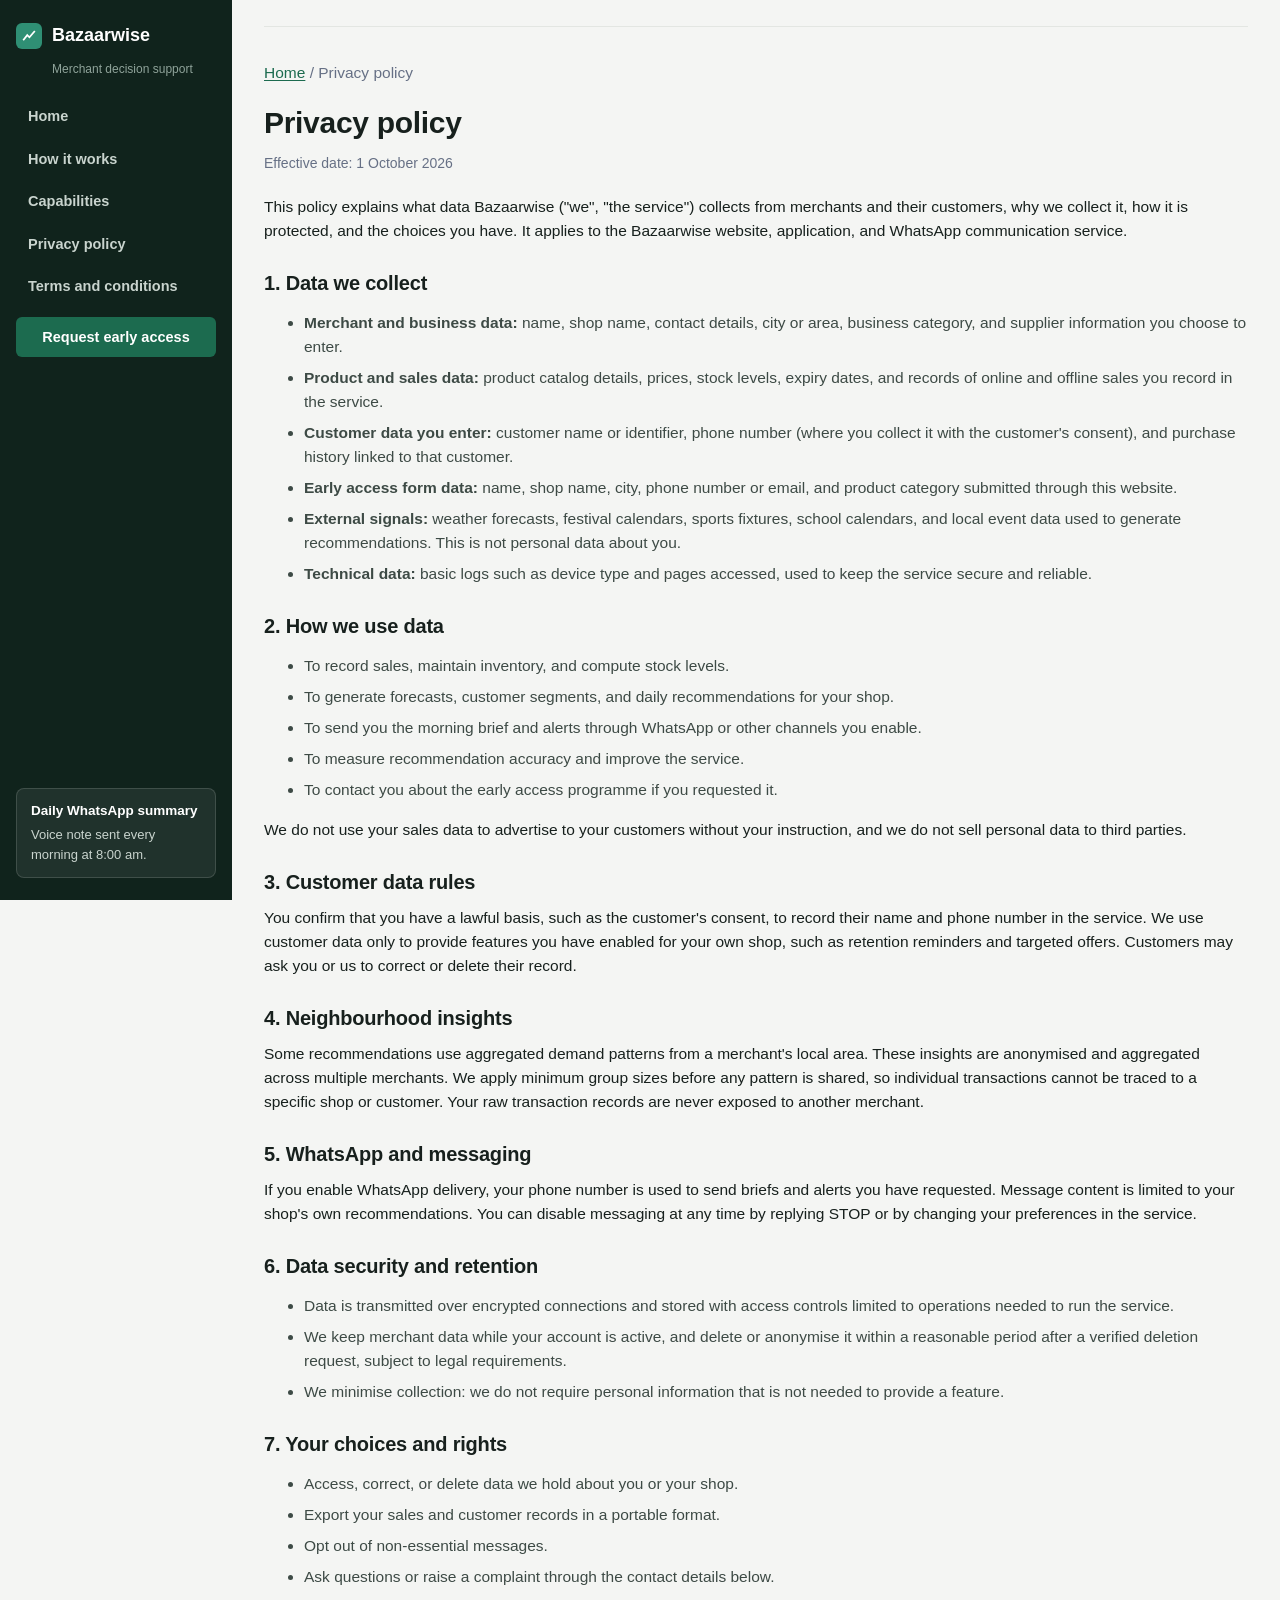
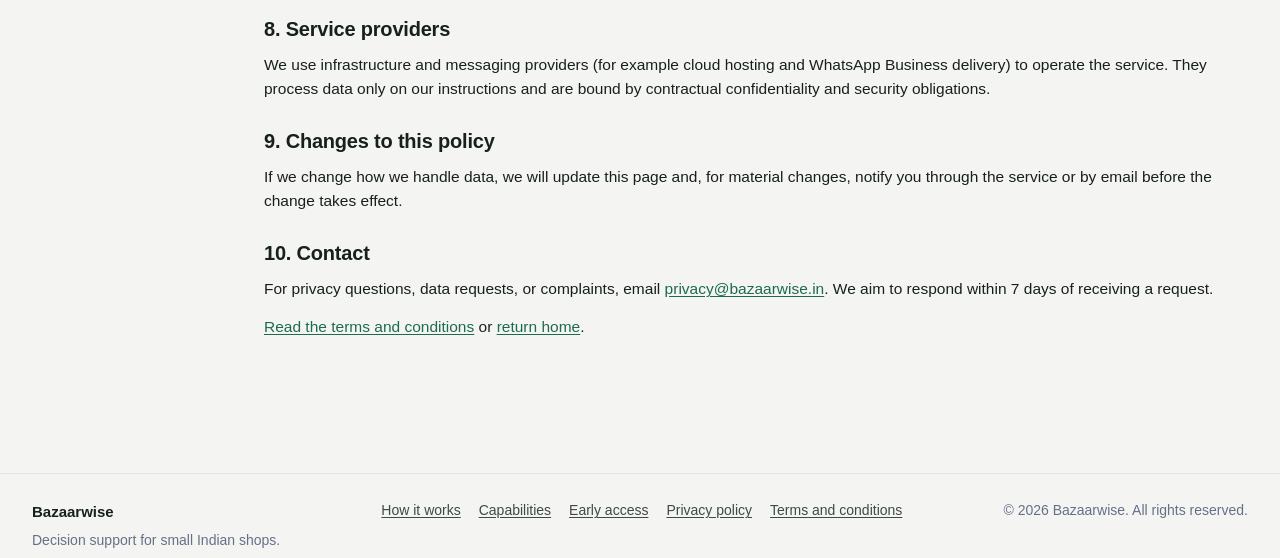
<file: privacy.html>
<!DOCTYPE html>
<html lang="en">
<head>
  <meta charset="UTF-8">
  <meta name="viewport" content="width=device-width, initial-scale=1.0">
  <title>Privacy policy: Bazaarwise</title>
  <meta name="description" content="How Bazaarwise collects, uses, stores, and deletes data for merchants and their customers, including rules for aggregated neighbourhood insights.">
  <link rel="icon" href="favicon.svg" type="image/svg+xml">
  <link rel="stylesheet" href="styles.css">
</head>
<body>
  <div class="app">
  <aside class="sidebar">
    <a class="brand" href="index.html">
      <span class="brand-mark" aria-hidden="true">
        <svg width="14" height="14" viewBox="0 0 32 32" fill="none"><path d="M4 24 L12 14 L17 19 L28 6" stroke="#ffffff" stroke-width="4" stroke-linecap="square"/></svg>
      </span>
      Bazaarwise
    </a>
    <div class="brand-sub">Merchant decision support</div>
    <button class="menu-toggle" type="button" aria-expanded="false" aria-label="Toggle navigation">Menu</button>
    <nav class="nav" aria-label="Main">
      <a href="index.html">Home</a>
      <a href="index.html#how">How it works</a>
      <a href="index.html#capabilities">Capabilities</a>
      <a href="privacy.html">Privacy policy</a>
      <a href="terms.html">Terms and conditions</a>
      <a href="index.html#early-access" class="nav-cta">Request early access</a>
    </nav>
    <div class="side-note">
      <strong>Daily WhatsApp summary</strong>
      Voice note sent every morning at 8:00 am.
    </div>
  </aside>

  <main class="main">
    <section class="section">
      <div class="container legal">
        <p class="breadcrumb"><a href="index.html">Home</a> / Privacy policy</p>
        <h1>Privacy policy</h1>
        <p class="updated">Effective date: 1 October 2026</p>

        <p>This policy explains what data Bazaarwise ("we", "the service") collects from merchants and their customers, why we collect it, how it is protected, and the choices you have. It applies to the Bazaarwise website, application, and WhatsApp communication service.</p>

        <h2>1. Data we collect</h2>
        <ul>
          <li><strong>Merchant and business data:</strong> name, shop name, contact details, city or area, business category, and supplier information you choose to enter.</li>
          <li><strong>Product and sales data:</strong> product catalog details, prices, stock levels, expiry dates, and records of online and offline sales you record in the service.</li>
          <li><strong>Customer data you enter:</strong> customer name or identifier, phone number (where you collect it with the customer's consent), and purchase history linked to that customer.</li>
          <li><strong>Early access form data:</strong> name, shop name, city, phone number or email, and product category submitted through this website.</li>
          <li><strong>External signals:</strong> weather forecasts, festival calendars, sports fixtures, school calendars, and local event data used to generate recommendations. This is not personal data about you.</li>
          <li><strong>Technical data:</strong> basic logs such as device type and pages accessed, used to keep the service secure and reliable.</li>
        </ul>

        <h2>2. How we use data</h2>
        <ul>
          <li>To record sales, maintain inventory, and compute stock levels.</li>
          <li>To generate forecasts, customer segments, and daily recommendations for your shop.</li>
          <li>To send you the morning brief and alerts through WhatsApp or other channels you enable.</li>
          <li>To measure recommendation accuracy and improve the service.</li>
          <li>To contact you about the early access programme if you requested it.</li>
        </ul>
        <p>We do not use your sales data to advertise to your customers without your instruction, and we do not sell personal data to third parties.</p>

        <h2>3. Customer data rules</h2>
        <p>You confirm that you have a lawful basis, such as the customer's consent, to record their name and phone number in the service. We use customer data only to provide features you have enabled for your own shop, such as retention reminders and targeted offers. Customers may ask you or us to correct or delete their record.</p>

        <h2>4. Neighbourhood insights</h2>
        <p>Some recommendations use aggregated demand patterns from a merchant's local area. These insights are anonymised and aggregated across multiple merchants. We apply minimum group sizes before any pattern is shared, so individual transactions cannot be traced to a specific shop or customer. Your raw transaction records are never exposed to another merchant.</p>

        <h2>5. WhatsApp and messaging</h2>
        <p>If you enable WhatsApp delivery, your phone number is used to send briefs and alerts you have requested. Message content is limited to your shop's own recommendations. You can disable messaging at any time by replying STOP or by changing your preferences in the service.</p>

        <h2>6. Data security and retention</h2>
        <ul>
          <li>Data is transmitted over encrypted connections and stored with access controls limited to operations needed to run the service.</li>
          <li>We keep merchant data while your account is active, and delete or anonymise it within a reasonable period after a verified deletion request, subject to legal requirements.</li>
          <li>We minimise collection: we do not require personal information that is not needed to provide a feature.</li>
        </ul>

        <h2>7. Your choices and rights</h2>
        <ul>
          <li>Access, correct, or delete data we hold about you or your shop.</li>
          <li>Export your sales and customer records in a portable format.</li>
          <li>Opt out of non-essential messages.</li>
          <li>Ask questions or raise a complaint through the contact details below.</li>
        </ul>

        <h2>8. Service providers</h2>
        <p>We use infrastructure and messaging providers (for example cloud hosting and WhatsApp Business delivery) to operate the service. They process data only on our instructions and are bound by contractual confidentiality and security obligations.</p>

        <h2>9. Changes to this policy</h2>
        <p>If we change how we handle data, we will update this page and, for material changes, notify you through the service or by email before the change takes effect.</p>

        <h2>10. Contact</h2>
        <p>For privacy questions, data requests, or complaints, email <a href="mailto:privacy@bazaarwise.in">privacy@bazaarwise.in</a>. We aim to respond within 7 days of receiving a request.</p>

        <p><a href="terms.html">Read the terms and conditions</a> or <a href="index.html">return home</a>.</p>
      </div>
    </section>
  </main>

  <footer class="site-footer">
    <div class="container footer-inner">
      <div>
        <span class="footer-brand">Bazaarwise</span>
        <p style="margin:6px 0 0;">Decision support for small Indian shops.</p>
      </div>
      <div class="footer-links">
        <a href="index.html#how">How it works</a>
        <a href="index.html#capabilities">Capabilities</a>
        <a href="index.html#early-access">Early access</a>
        <a href="privacy.html">Privacy policy</a>
        <a href="terms.html">Terms and conditions</a>
      </div>
      <div>&copy; 2026 Bazaarwise. All rights reserved.</div>
    </div>
  </footer>
  </div>

  <script src="script.js"></script>
</body>
</html>
</file>
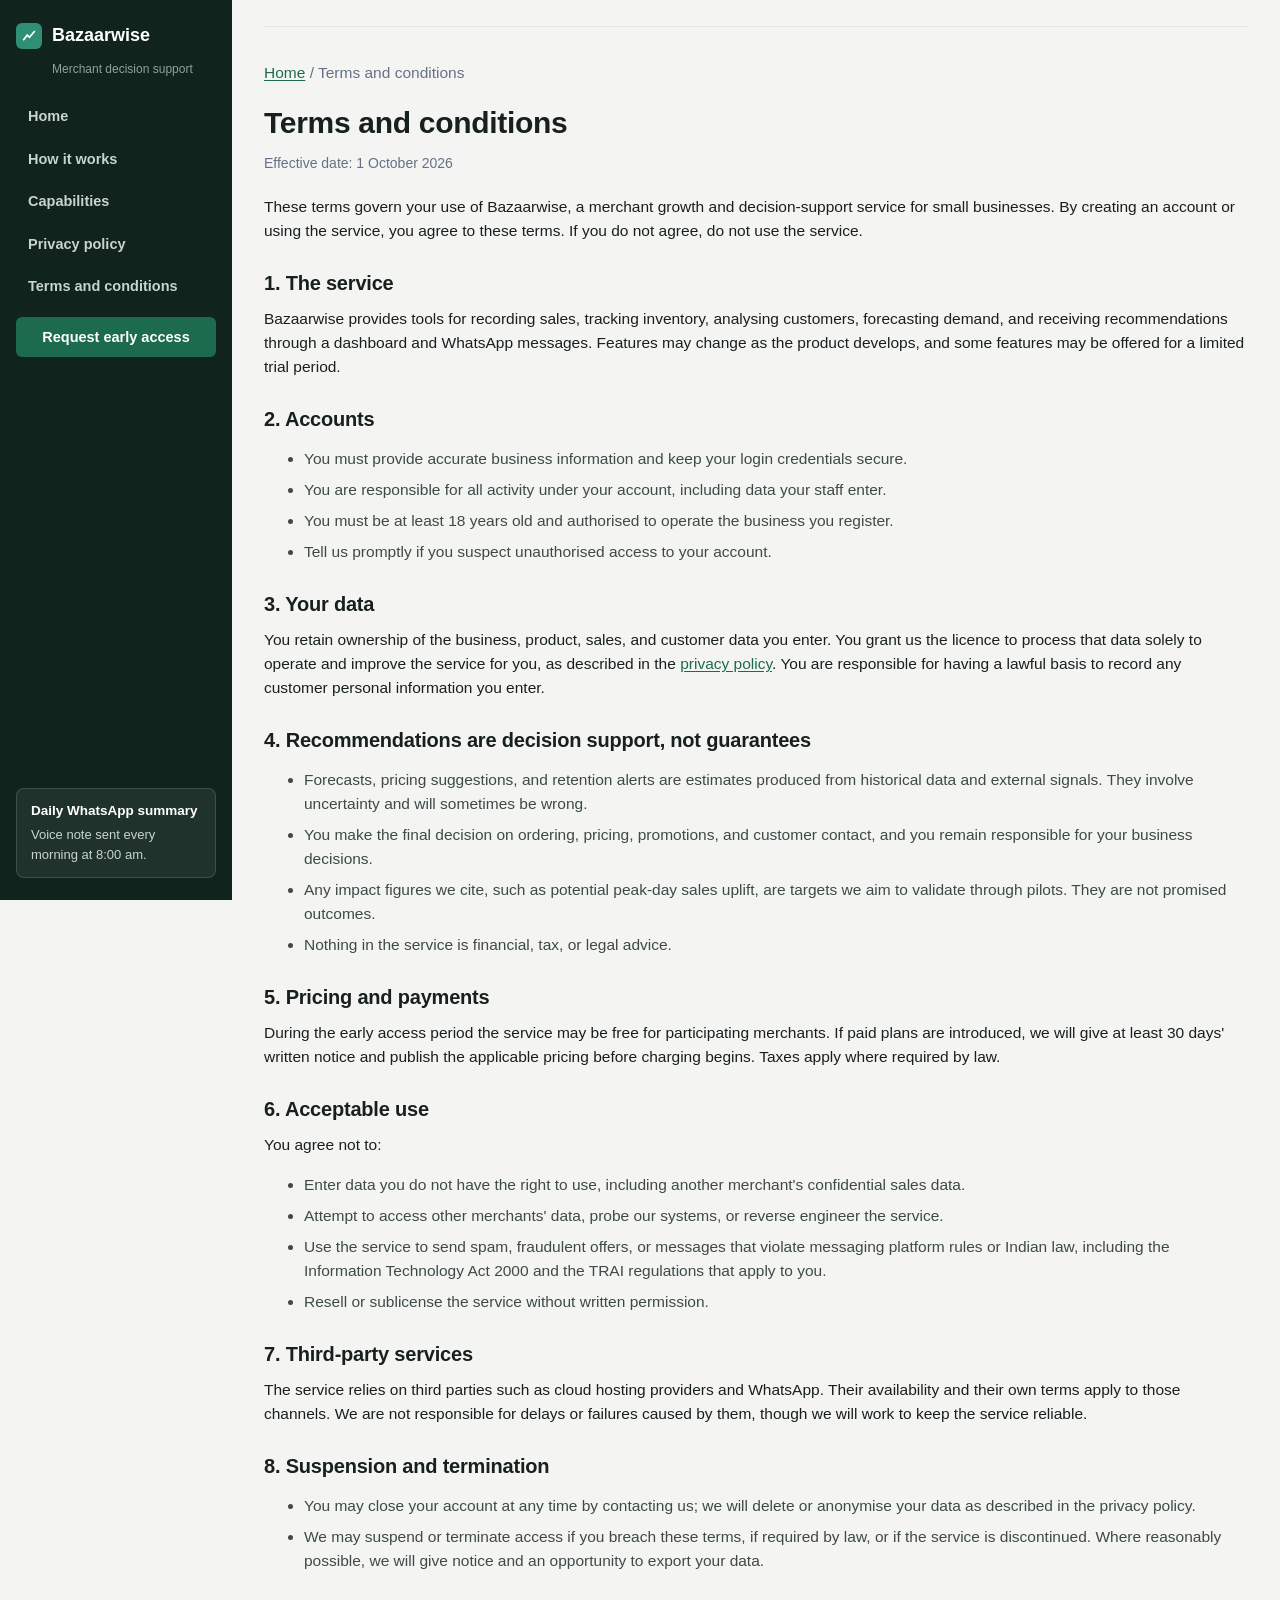
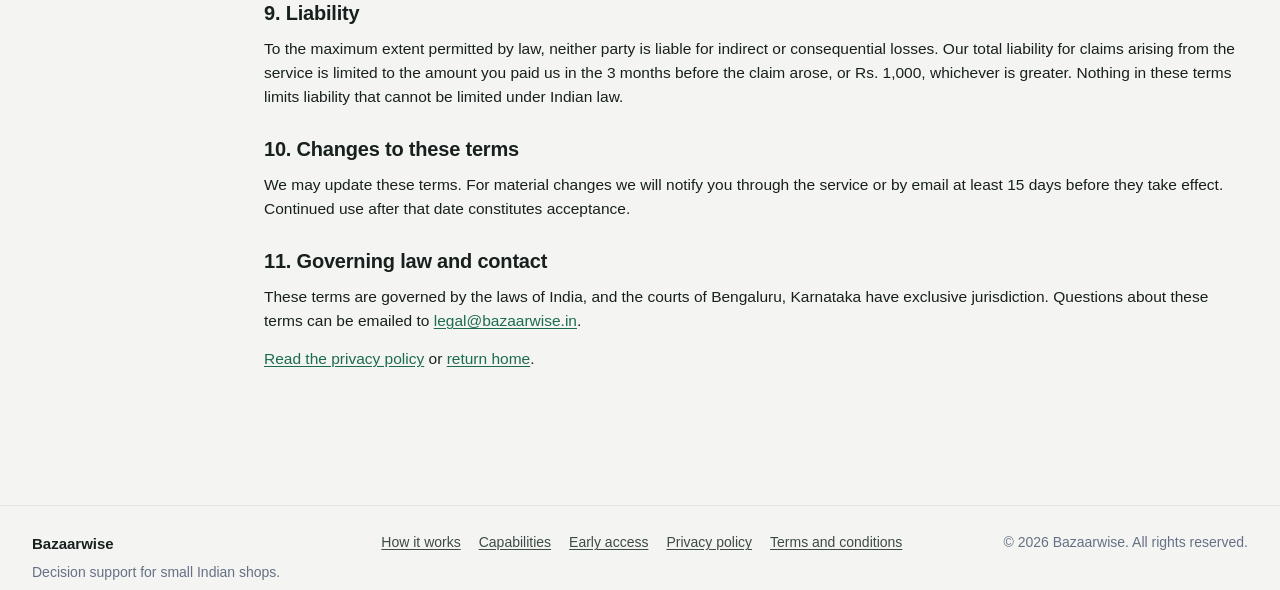
<file: terms.html>
<!DOCTYPE html>
<html lang="en">
<head>
  <meta charset="UTF-8">
  <meta name="viewport" content="width=device-width, initial-scale=1.0">
  <title>Terms and conditions: Bazaarwise</title>
  <meta name="description" content="Terms of use for the Bazaarwise merchant decision-support service, including account rules, recommendation disclaimers, and acceptable use.">
  <link rel="icon" href="favicon.svg" type="image/svg+xml">
  <link rel="stylesheet" href="styles.css">
</head>
<body>
  <div class="app">
  <aside class="sidebar">
    <a class="brand" href="index.html">
      <span class="brand-mark" aria-hidden="true">
        <svg width="14" height="14" viewBox="0 0 32 32" fill="none"><path d="M4 24 L12 14 L17 19 L28 6" stroke="#ffffff" stroke-width="4" stroke-linecap="square"/></svg>
      </span>
      Bazaarwise
    </a>
    <div class="brand-sub">Merchant decision support</div>
    <button class="menu-toggle" type="button" aria-expanded="false" aria-label="Toggle navigation">Menu</button>
    <nav class="nav" aria-label="Main">
      <a href="index.html">Home</a>
      <a href="index.html#how">How it works</a>
      <a href="index.html#capabilities">Capabilities</a>
      <a href="privacy.html">Privacy policy</a>
      <a href="terms.html">Terms and conditions</a>
      <a href="index.html#early-access" class="nav-cta">Request early access</a>
    </nav>
    <div class="side-note">
      <strong>Daily WhatsApp summary</strong>
      Voice note sent every morning at 8:00 am.
    </div>
  </aside>

  <main class="main">
    <section class="section">
      <div class="container legal">
        <p class="breadcrumb"><a href="index.html">Home</a> / Terms and conditions</p>
        <h1>Terms and conditions</h1>
        <p class="updated">Effective date: 1 October 2026</p>

        <p>These terms govern your use of Bazaarwise, a merchant growth and decision-support service for small businesses. By creating an account or using the service, you agree to these terms. If you do not agree, do not use the service.</p>

        <h2>1. The service</h2>
        <p>Bazaarwise provides tools for recording sales, tracking inventory, analysing customers, forecasting demand, and receiving recommendations through a dashboard and WhatsApp messages. Features may change as the product develops, and some features may be offered for a limited trial period.</p>

        <h2>2. Accounts</h2>
        <ul>
          <li>You must provide accurate business information and keep your login credentials secure.</li>
          <li>You are responsible for all activity under your account, including data your staff enter.</li>
          <li>You must be at least 18 years old and authorised to operate the business you register.</li>
          <li>Tell us promptly if you suspect unauthorised access to your account.</li>
        </ul>

        <h2>3. Your data</h2>
        <p>You retain ownership of the business, product, sales, and customer data you enter. You grant us the licence to process that data solely to operate and improve the service for you, as described in the <a href="privacy.html">privacy policy</a>. You are responsible for having a lawful basis to record any customer personal information you enter.</p>

        <h2>4. Recommendations are decision support, not guarantees</h2>
        <ul>
          <li>Forecasts, pricing suggestions, and retention alerts are estimates produced from historical data and external signals. They involve uncertainty and will sometimes be wrong.</li>
          <li>You make the final decision on ordering, pricing, promotions, and customer contact, and you remain responsible for your business decisions.</li>
          <li>Any impact figures we cite, such as potential peak-day sales uplift, are targets we aim to validate through pilots. They are not promised outcomes.</li>
          <li>Nothing in the service is financial, tax, or legal advice.</li>
        </ul>

        <h2>5. Pricing and payments</h2>
        <p>During the early access period the service may be free for participating merchants. If paid plans are introduced, we will give at least 30 days' written notice and publish the applicable pricing before charging begins. Taxes apply where required by law.</p>

        <h2>6. Acceptable use</h2>
        <p>You agree not to:</p>
        <ul>
          <li>Enter data you do not have the right to use, including another merchant's confidential sales data.</li>
          <li>Attempt to access other merchants' data, probe our systems, or reverse engineer the service.</li>
          <li>Use the service to send spam, fraudulent offers, or messages that violate messaging platform rules or Indian law, including the Information Technology Act 2000 and the TRAI regulations that apply to you.</li>
          <li>Resell or sublicense the service without written permission.</li>
        </ul>

        <h2>7. Third-party services</h2>
        <p>The service relies on third parties such as cloud hosting providers and WhatsApp. Their availability and their own terms apply to those channels. We are not responsible for delays or failures caused by them, though we will work to keep the service reliable.</p>

        <h2>8. Suspension and termination</h2>
        <ul>
          <li>You may close your account at any time by contacting us; we will delete or anonymise your data as described in the privacy policy.</li>
          <li>We may suspend or terminate access if you breach these terms, if required by law, or if the service is discontinued. Where reasonably possible, we will give notice and an opportunity to export your data.</li>
        </ul>

        <h2>9. Liability</h2>
        <p>To the maximum extent permitted by law, neither party is liable for indirect or consequential losses. Our total liability for claims arising from the service is limited to the amount you paid us in the 3 months before the claim arose, or Rs. 1,000, whichever is greater. Nothing in these terms limits liability that cannot be limited under Indian law.</p>

        <h2>10. Changes to these terms</h2>
        <p>We may update these terms. For material changes we will notify you through the service or by email at least 15 days before they take effect. Continued use after that date constitutes acceptance.</p>

        <h2>11. Governing law and contact</h2>
        <p>These terms are governed by the laws of India, and the courts of Bengaluru, Karnataka have exclusive jurisdiction. Questions about these terms can be emailed to <a href="mailto:legal@bazaarwise.in">legal@bazaarwise.in</a>.</p>

        <p><a href="privacy.html">Read the privacy policy</a> or <a href="index.html">return home</a>.</p>
      </div>
    </section>
  </main>

  <footer class="site-footer">
    <div class="container footer-inner">
      <div>
        <span class="footer-brand">Bazaarwise</span>
        <p style="margin:6px 0 0;">Decision support for small Indian shops.</p>
      </div>
      <div class="footer-links">
        <a href="index.html#how">How it works</a>
        <a href="index.html#capabilities">Capabilities</a>
        <a href="index.html#early-access">Early access</a>
        <a href="privacy.html">Privacy policy</a>
        <a href="terms.html">Terms and conditions</a>
      </div>
      <div>&copy; 2026 Bazaarwise. All rights reserved.</div>
    </div>
  </footer>
  </div>

  <script src="script.js"></script>
</body>
</html>
</file>
<file: styles.css>
/* Bazaarwise dashboard-style site
   Dark sidebar, white panels, green accents, sans-serif, flat cards. */

:root {
  --ink: #17201d;
  --ink-soft: #3d4a45;
  --muted: #667085;
  --bg: #f4f5f3;
  --panel: #ffffff;
  --line: #e3e6e2;
  --side: #10231c;
  --side-ink: #c9d4ce;
  --green: #1c6b4f;
  --green-dark: #155540;
  --teal: #7cc3ad;
  --teal-dark: #2f8f74;
  --red: #b42318;
  --red-bg: #fdecec;
  --amber: #8a5a06;
  --amber-bg: #fdf1dd;
  --green-bg: #e7f3ee;
  --radius: 10px;
  --radius-sm: 6px;
}

* { box-sizing: border-box; }

html { -webkit-text-size-adjust: 100%; }

body {
  margin: 0;
  background: var(--bg);
  color: var(--ink);
  font-family: -apple-system, BlinkMacSystemFont, "Segoe UI", Roboto, Helvetica, Arial, sans-serif;
  font-size: 16px;
  line-height: 1.55;
}

a { color: var(--green); text-decoration: underline; text-underline-offset: 2px; }
a:hover { color: var(--ink); }

h1, h2, h3 {
  font-family: inherit;
  font-weight: 700;
  line-height: 1.2;
  margin: 0 0 12px;
  letter-spacing: -0.01em;
  color: var(--ink);
}

h1 { font-size: 34px; }
h2 { font-size: 26px; }
h3 { font-size: 18px; }

p { margin: 0 0 14px; }

/* App shell with fixed sidebar */

.app { min-height: 100vh; }

.sidebar {
  position: fixed;
  top: 0;
  left: 0;
  bottom: 0;
  width: 232px;
  background: var(--side);
  color: var(--side-ink);
  padding: 22px 16px;
  display: flex;
  flex-direction: column;
  gap: 18px;
  z-index: 30;
}

.brand {
  display: flex;
  align-items: center;
  gap: 10px;
  text-decoration: none;
  color: #ffffff;
  font-size: 18px;
  font-weight: 700;
}

.brand-mark {
  width: 26px;
  height: 26px;
  background: var(--teal-dark);
  border-radius: var(--radius-sm);
  display: inline-flex;
  align-items: center;
  justify-content: center;
  flex: none;
}

.brand-sub {
  font-size: 12px;
  color: #8fa39a;
  margin: -8px 0 0 36px;
}

.menu-toggle {
  display: none;
  background: none;
  border: 1px solid rgba(255, 255, 255, 0.25);
  border-radius: var(--radius-sm);
  padding: 7px 12px;
  font-size: 14px;
  font-weight: 600;
  color: #ffffff;
  cursor: pointer;
}

.nav {
  display: flex;
  flex-direction: column;
  gap: 2px;
}

.nav a {
  display: block;
  padding: 9px 12px;
  border-radius: var(--radius-sm);
  color: var(--side-ink);
  text-decoration: none;
  font-size: 14.5px;
  font-weight: 600;
}

.nav a:hover { background: rgba(255, 255, 255, 0.08); color: #ffffff; }

.nav a.nav-cta {
  background: var(--green);
  color: #ffffff !important;
  text-align: center;
  margin-top: 8px;
}

.nav a.nav-cta:hover { background: var(--teal-dark); }

.side-note {
  margin-top: auto;
  background: rgba(255, 255, 255, 0.07);
  border: 1px solid rgba(255, 255, 255, 0.14);
  border-radius: 8px;
  padding: 12px 14px;
  font-size: 13px;
  color: var(--side-ink);
}

.side-note strong { display: block; color: #ffffff; font-size: 13.5px; margin-bottom: 3px; }

.main {
  margin-left: 232px;
  padding: 26px 32px 56px;
  max-width: 1280px;
}

/* Buttons, badges */

.btn {
  display: inline-block;
  padding: 10px 18px;
  border-radius: var(--radius-sm);
  font-size: 15px;
  font-weight: 600;
  text-decoration: none !important;
  border: 1px solid transparent;
  cursor: pointer;
  font-family: inherit;
  line-height: 1.35;
  background: var(--panel);
  color: var(--ink) !important;
}

.btn-primary { background: var(--green); color: #fff !important; }
.btn-primary:hover { background: var(--green-dark); color: #fff !important; }

.btn-outline { background: var(--panel); border-color: var(--line); color: var(--ink) !important; }
.btn-outline:hover { border-color: var(--ink); color: var(--ink) !important; }

.badge {
  display: inline-block;
  font-size: 12px;
  font-weight: 600;
  padding: 3px 10px;
  border-radius: 999px;
  white-space: nowrap;
  line-height: 1.5;
}

.badge-high { background: var(--red-bg); color: var(--red); }
.badge-med { background: var(--amber-bg); color: var(--amber); }
.badge-out { background: var(--red-bg); color: var(--red); }
.badge-warn { background: var(--amber-bg); color: var(--amber); }
.badge-ok { background: var(--green-bg); color: var(--green); }
.badge-sample { background: var(--amber-bg); color: var(--amber); }

/* Dashboard head and stat row */

.dash-head {
  display: flex;
  justify-content: space-between;
  align-items: flex-start;
  gap: 16px;
  flex-wrap: wrap;
  margin-bottom: 18px;
}

.dash-title { font-size: 30px; margin: 0 0 2px; }
.dash-date { color: var(--muted); font-size: 14.5px; margin: 0; }

.dash-actions { display: flex; align-items: center; gap: 10px; flex-wrap: wrap; }

.stat-row {
  display: grid;
  grid-template-columns: repeat(5, 1fr);
  background: var(--panel);
  border: 1px solid var(--line);
  border-radius: var(--radius);
  overflow: hidden;
  margin-bottom: 18px;
}

.stat { padding: 16px 18px; border-right: 1px solid var(--line); }
.stat:last-child { border-right: 0; }
.stat .label { font-size: 13px; color: var(--muted); margin-bottom: 6px; }
.stat .value { font-size: 26px; font-weight: 700; letter-spacing: -0.02em; margin-bottom: 4px; }
.stat .delta { font-size: 13px; color: var(--green); font-weight: 600; }
.stat .delta.flat { color: var(--muted); font-weight: 400; }
.stat .delta.down { color: var(--red); }

/* Panels and grids */

.grid-2 {
  display: grid;
  grid-template-columns: 1.4fr 1fr;
  gap: 18px;
  margin-bottom: 18px;
}

.grid-3 {
  display: grid;
  grid-template-columns: repeat(3, 1fr);
  gap: 18px;
  margin-bottom: 18px;
}

.panel {
  background: var(--panel);
  border: 1px solid var(--line);
  border-radius: var(--radius);
  padding: 20px 22px;
}

.panel h3 { font-size: 17px; margin-bottom: 4px; }

.panel-sub { font-size: 14px; color: var(--muted); margin-bottom: 14px; }

.sample-note { font-size: 13.5px; color: var(--muted); margin: 0; }

/* Chart */

.chart-head {
  display: flex;
  justify-content: space-between;
  align-items: flex-start;
  gap: 14px;
  flex-wrap: wrap;
  margin-bottom: 8px;
}

.legend { display: flex; gap: 14px; font-size: 13px; color: var(--muted); flex-wrap: wrap; }
.legend span { display: inline-flex; align-items: center; gap: 6px; }
.legend i { width: 11px; height: 11px; border-radius: 2px; display: inline-block; }
.legend .sw-store { background: var(--green); }
.legend .sw-online { background: var(--teal); }
.legend .sw-fc { background: var(--green-bg); border: 1px dashed var(--teal-dark); }

.chart {
  position: relative;
  height: 260px;
  border-left: 1px solid var(--line);
  border-bottom: 1px solid var(--line);
  padding: 8px 4px 0;
  display: flex;
  align-items: flex-end;
  gap: 6px;
}

.chart .gridline {
  position: absolute;
  left: 0;
  right: 0;
  border-top: 1px dashed var(--line);
  font-size: 11px;
  color: var(--muted);
}

.chart .gridline span { position: absolute; top: -8px; left: 6px; background: var(--panel); padding: 0 4px; }

.bar {
  flex: 1;
  height: 100%;
  display: flex;
  flex-direction: column-reverse;
  min-width: 0;
  position: relative;
  z-index: 1;
}

.bar i { display: block; background: var(--green); border-radius: 2px 2px 0 0; }
.bar b { display: block; background: var(--teal); }
.bar.fc i { background: var(--green-bg); border: 1px dashed var(--teal-dark); border-bottom: 0; }
.bar.fc b { background: transparent; border: 1px dashed var(--teal-dark); border-bottom: 0; }

.fc-label {
  position: absolute;
  top: -4px;
  right: 4px;
  font-size: 12px;
  font-weight: 700;
  color: var(--green);
  z-index: 2;
}

.axis {
  display: flex;
  justify-content: space-between;
  font-size: 12px;
  color: var(--muted);
  padding-top: 6px;
}

.chip-row { display: flex; gap: 8px; flex-wrap: wrap; margin-top: 14px; align-items: center; }
.chip-row .chip-label { font-size: 13px; color: var(--muted); }

.chip {
  font-size: 12.5px;
  background: var(--bg);
  border: 1px solid var(--line);
  border-radius: var(--radius-sm);
  padding: 3px 9px;
  color: var(--ink-soft);
}

/* What to do today */

.action {
  display: flex;
  gap: 14px;
  align-items: flex-start;
  justify-content: space-between;
  padding: 14px 0;
  border-bottom: 1px solid var(--line);
}

.action:last-child { border-bottom: 0; padding-bottom: 0; }
.action-main { min-width: 0; }
.action-top { display: flex; gap: 8px; align-items: center; margin-bottom: 4px; }
.action-title { font-size: 15px; font-weight: 700; }
.action-why { font-size: 13.5px; color: var(--muted); margin: 0; }
.action .btn { flex: none; padding: 7px 13px; font-size: 13.5px; }

/* Tables and meters */

.meter {
  display: flex;
  height: 12px;
  border-radius: 3px;
  overflow: hidden;
  margin-bottom: 12px;
}
.meter .m-ok { background: var(--green); }
.meter .m-low { background: #e0a53c; }
.meter .m-out { background: var(--red); }

.count-row { display: flex; gap: 26px; margin-bottom: 14px; }
.count-row .c-value { font-size: 24px; font-weight: 700; }
.count-row .c-label { font-size: 13px; color: var(--muted); display: flex; align-items: center; gap: 6px; }
.count-row .c-label i { width: 9px; height: 9px; border-radius: 2px; display: inline-block; }

table.data {
  width: 100%;
  border-collapse: collapse;
  font-size: 14px;
}

table.data th {
  text-align: left;
  font-size: 12.5px;
  color: var(--muted);
  font-weight: 600;
  padding: 7px 6px;
  border-bottom: 1px solid var(--line);
}

table.data td { padding: 9px 6px; border-bottom: 1px solid var(--line); }
table.data tr:last-child td { border-bottom: 0; }
table.data .num { text-align: right; }
table.data .up { color: var(--green); font-weight: 600; }
table.data .down { color: var(--red); font-weight: 600; }

.spark { vertical-align: middle; }

/* Customers panel */

.seg-bar { display: flex; height: 12px; border-radius: 3px; overflow: hidden; margin-bottom: 14px; }
.seg-bar span { display: block; height: 100%; }

.seg-list { list-style: none; margin: 0 0 16px; padding: 0; font-size: 14px; }
.seg-list li { display: flex; justify-content: space-between; align-items: center; padding: 5px 0; }
.seg-list .seg-name { display: inline-flex; align-items: center; gap: 8px; }
.seg-list .seg-dot { width: 9px; height: 9px; border-radius: 2px; display: inline-block; }
.seg-list .seg-count { font-weight: 700; }

.acq-title { font-size: 13.5px; font-weight: 700; margin-bottom: 8px; }
.acq-row { display: grid; grid-template-columns: 88px 1fr 40px; gap: 10px; align-items: center; font-size: 13.5px; padding: 4px 0; }
.acq-track { height: 8px; background: var(--bg); border-radius: 3px; overflow: hidden; }
.acq-fill { display: block; height: 100%; background: var(--green); }

/* Hero and morning brief */

.hero { margin-bottom: 26px; }

.hero .eyebrow {
  font-size: 13px;
  font-weight: 700;
  text-transform: uppercase;
  letter-spacing: 0.08em;
  color: var(--muted);
  margin: 0 0 10px;
}

.hero h1 { font-size: 38px; margin-bottom: 14px; max-width: 20em; }

.hero-sub { font-size: 18px; color: var(--ink-soft); margin-bottom: 22px; max-width: 46em; }

.hero-actions { display: flex; gap: 12px; flex-wrap: wrap; margin-bottom: 14px; }
.hero-fine { font-size: 14px; color: var(--muted); margin: 0; }

.hero-grid {
  display: grid;
  grid-template-columns: 1.1fr 0.9fr;
  gap: 24px;
  align-items: start;
}

.brief {
  background: var(--panel);
  border: 1px solid var(--line);
  border-radius: var(--radius);
  overflow: hidden;
}

.brief-head {
  padding: 13px 18px;
  border-bottom: 1px solid var(--line);
  display: flex;
  justify-content: space-between;
  align-items: baseline;
  gap: 12px;
}

.brief-title { font-weight: 700; font-size: 15px; }
.brief-meta { font-size: 13px; color: var(--muted); }

.brief-label {
  padding: 8px 18px;
  background: var(--bg);
  font-size: 12px;
  font-weight: 700;
  text-transform: uppercase;
  letter-spacing: 0.06em;
  color: var(--muted);
  border-bottom: 1px solid var(--line);
}

.brief-body { padding: 6px 18px 14px; }

.brief-item {
  padding: 12px 0;
  border-bottom: 1px solid var(--line);
  font-size: 15px;
  line-height: 1.5;
}

.brief-item:last-child { border-bottom: 0; }
.brief-item strong { display: block; font-size: 14.5px; margin-bottom: 2px; }

.brief-tag {
  display: inline-block;
  font-size: 11.5px;
  font-weight: 700;
  padding: 2px 8px;
  border-radius: 999px;
  margin-right: 7px;
  vertical-align: 1px;
}

.tag-stock { background: var(--green-bg); color: var(--green); }
.tag-expiry { background: var(--red-bg); color: var(--red); }
.tag-customer { background: var(--amber-bg); color: var(--amber); }

.brief-why { display: block; font-size: 13.5px; color: var(--muted); margin-top: 3px; }

/* Generic sections */

.section {
  padding: 34px 0;
  border-top: 1px solid var(--line);
}

.section-head { max-width: 760px; margin-bottom: 22px; }
.section-head p { color: var(--ink-soft); margin-bottom: 0; }

.eyebrow {
  font-size: 12.5px;
  font-weight: 700;
  text-transform: uppercase;
  letter-spacing: 0.08em;
  color: var(--muted);
  margin: 0 0 10px;
}

/* Problem, chain, features */

.problem-grid { display: grid; grid-template-columns: repeat(3, 1fr); gap: 16px; }

.card {
  background: var(--panel);
  border: 1px solid var(--line);
  border-radius: var(--radius);
  padding: 18px 20px;
}

.card h3 { font-size: 16.5px; margin-bottom: 6px; }
.card p { font-size: 14.5px; color: var(--ink-soft); margin: 0; }

.chain { display: grid; grid-template-columns: repeat(6, 1fr); gap: 10px; }

.chain-step {
  border: 1px solid var(--line);
  background: var(--panel);
  border-radius: var(--radius);
  padding: 14px;
}

.chain-step .num { font-size: 11.5px; font-weight: 700; color: var(--green); letter-spacing: 0.05em; }
.chain-step h3 { font-size: 15.5px; margin: 6px 0 5px; }
.chain-step p { font-size: 13.5px; color: var(--muted); margin: 0; }

.feature-grid { display: grid; grid-template-columns: repeat(2, 1fr); gap: 16px; }

.feature {
  border: 1px solid var(--line);
  background: var(--panel);
  border-radius: var(--radius);
  padding: 20px 22px;
}

.feature h3 { font-size: 17px; margin-bottom: 6px; }
.feature p { font-size: 14.5px; color: var(--ink-soft); margin: 0 0 10px; }

.feature .why {
  font-size: 13.5px;
  color: var(--muted);
  border-left: 3px solid var(--green);
  padding-left: 12px;
  margin: 0;
}

/* Signals */

.signal-columns { display: grid; grid-template-columns: 1fr 1fr; gap: 18px; }

.signal-box {
  border: 1px solid var(--line);
  background: var(--panel);
  border-radius: var(--radius);
  padding: 20px 22px;
}

.signal-box h3 { font-size: 16.5px; }
.signal-box ul { margin: 0; padding-left: 18px; font-size: 14.5px; color: var(--ink-soft); }
.signal-box li { margin-bottom: 6px; }

.privacy-note {
  margin-top: 18px;
  padding: 16px 18px;
  background: var(--green-bg);
  border: 1px solid #c9e0d5;
  border-radius: var(--radius);
  font-size: 14.5px;
  color: var(--ink-soft);
  margin-bottom: 0;
}

.privacy-note strong { color: var(--ink); }

/* Positioning */

.positioning { background: var(--side); border-radius: var(--radius); padding: 28px 30px; color: var(--side-ink); }
.positioning h2 { color: #ffffff; }
.positioning .eyebrow { color: #8fa39a; }

.positioning-grid { display: grid; grid-template-columns: 1fr 1fr; gap: 32px; }
.positioning ul { margin: 0; padding-left: 18px; }
.positioning li { margin-bottom: 8px; font-size: 15px; }
.positioning .muted-list li { color: #8fa39a; }
.positioning p { color: #c9d4ce; }
.positioning strong { color: #ffffff; }

/* KPIs */

.kpi-grid { display: grid; grid-template-columns: repeat(2, 1fr); gap: 14px; }

.kpi {
  border: 1px solid var(--line);
  background: var(--panel);
  border-radius: var(--radius);
  padding: 16px 18px;
}

.kpi h3 { font-size: 16px; margin-bottom: 3px; }
.kpi p { font-size: 14px; color: var(--muted); margin: 0; }

.target-note {
  margin-top: 16px;
  font-size: 14px;
  color: var(--muted);
  border-left: 3px solid #e0a53c;
  padding-left: 12px;
}

/* Roadmap */

.roadmap-grid { display: grid; grid-template-columns: repeat(3, 1fr); gap: 16px; }

.roadmap-col {
  background: var(--panel);
  border: 1px solid var(--line);
  border-radius: var(--radius);
  padding: 18px 20px;
}

.roadmap-col h3 { font-size: 16px; padding-bottom: 8px; border-bottom: 2px solid var(--green); }
.roadmap-col ol { margin: 0; padding-left: 18px; font-size: 14.5px; color: var(--ink-soft); }
.roadmap-col li { margin-bottom: 6px; }

/* Sign-up */

.signup .panel { padding: 26px 28px; }
.signup ul { padding-left: 18px; font-size: 14.5px; color: var(--ink-soft); margin-top: 0; }
.signup li { margin-bottom: 6px; }

.signup-grid { display: grid; grid-template-columns: 1fr 1fr; gap: 32px; align-items: start; }

.form-grid { display: grid; gap: 12px; }

label { display: block; font-size: 13.5px; font-weight: 600; margin-bottom: 5px; }

input, select {
  width: 100%;
  padding: 10px 12px;
  border: 1px solid var(--line);
  border-radius: var(--radius-sm);
  background: #fff;
  font-size: 15px;
  font-family: inherit;
  color: var(--ink);
}

input:focus, select:focus { outline: 2px solid var(--green); outline-offset: 1px; border-color: var(--green); }

.form-note { font-size: 13.5px; color: var(--muted); margin-top: 10px; }

.form-status, .form-error {
  display: none;
  margin-top: 12px;
  padding: 11px 13px;
  border-radius: var(--radius-sm);
  font-size: 14.5px;
}

.form-status { background: var(--green-bg); border: 1px solid #c9e0d5; }
.form-error { background: var(--red-bg); border: 1px solid #f3c6c2; color: var(--red); }
.form-status.visible, .form-error.visible { display: block; }

/* Footer */

.site-footer {
  border-top: 1px solid var(--line);
  padding: 26px 0 6px;
  font-size: 14px;
  color: var(--muted);
  margin-top: 30px;
}

.footer-inner { display: flex; justify-content: space-between; gap: 24px; flex-wrap: wrap; }
.footer-links { display: flex; gap: 18px; flex-wrap: wrap; }
.footer-links a { color: var(--ink-soft); }
.footer-brand { font-weight: 700; color: var(--ink); font-size: 15px; }

/* Legal pages */

.legal { max-width: 780px; }
.legal h1 { font-size: 30px; }
.legal .updated, .breadcrumb { font-size: 14px; color: var(--muted); margin-bottom: 20px; }
.legal h2 { font-size: 20px; margin-top: 28px; }
.legal li { margin-bottom: 7px; color: var(--ink-soft); }
.legal p, .legal li { font-size: 15.5px; }

/* Responsive */

@media (max-width: 1100px) {
  .stat-row { grid-template-columns: repeat(3, 1fr); }
  .stat { border-bottom: 1px solid var(--line); }
  .grid-2, .grid-3 { grid-template-columns: 1fr; }
  .chain { grid-template-columns: repeat(3, 1fr); }
}

@media (max-width: 860px) {
  .sidebar {
    position: static;
    width: auto;
    flex-direction: row;
    align-items: center;
    flex-wrap: wrap;
    padding: 14px 18px;
    gap: 12px;
  }
  .brand-sub, .side-note { display: none; }
  .menu-toggle { display: block; margin-left: auto; }
  .nav { display: none; width: 100%; flex-direction: column; }
  .nav.open { display: flex; }
  .main { margin-left: 0; padding: 20px 18px 44px; }
  .hero-grid { grid-template-columns: 1fr; }
  .problem-grid, .feature-grid, .signal-columns,
  .kpi-grid, .roadmap-grid, .signup-grid { grid-template-columns: 1fr; }
  .chain { grid-template-columns: 1fr 1fr; }
  .stat-row { grid-template-columns: 1fr 1fr; }
  .hero h1 { font-size: 29px; }
  h1 { font-size: 28px; }
  h2 { font-size: 22px; }
  .dash-title { font-size: 24px; }
  .hero-actions .btn { width: 100%; text-align: center; }
}

/* Spacing glue */

.container { max-width: 1216px; margin: 0 auto; }

.dash { margin-bottom: 10px; }

.hero {
  border-top: 1px solid var(--line);
  padding-top: 34px;
}

.signup-grid {
  background: var(--panel);
  border: 1px solid var(--line);
  border-radius: var(--radius);
  padding: 26px 28px;
}

.btn-secondary { background: var(--panel); border-color: var(--line); color: var(--ink) !important; }
.btn-secondary:hover { border-color: var(--ink); color: var(--ink) !important; }

/* Density: extra dashboard rows */

.chart { height: 296px; padding-left: 48px; }
.chart .gridline span { left: 0; background: none; }
.bar.we { background: #eef0ed; }

.today-strip {
  display: flex;
  flex-wrap: wrap;
  align-items: center;
  gap: 10px 26px;
  margin-bottom: 18px;
}

.today-strip .ts-label {
  font-size: 12px;
  font-weight: 700;
  text-transform: uppercase;
  letter-spacing: 0.06em;
  color: var(--muted);
}

.today-strip .ts-item { font-size: 14px; color: var(--muted); }
.today-strip .ts-item strong { color: var(--ink); font-size: 17px; margin-right: 5px; }

.mini-row {
  display: flex;
  justify-content: space-between;
  align-items: center;
  gap: 12px;
  padding: 9px 0;
  border-bottom: 1px solid var(--line);
  font-size: 14px;
}

.mini-row:last-child { border-bottom: 0; }
.mini-row .mr-main { min-width: 0; color: var(--ink); }
.mini-row .mr-sub { font-size: 12.5px; color: var(--muted); display: block; }
.mini-row .mr-val { font-weight: 700; white-space: nowrap; }
.mini-row .mr-val.down { color: var(--red); }
.mini-row .mr-val.up { color: var(--green); }

.evt-date {
  display: inline-block;
  font-size: 12px;
  font-weight: 700;
  background: var(--bg);
  border: 1px solid var(--line);
  border-radius: 4px;
  padding: 1px 7px;
  margin-right: 8px;
  color: var(--ink-soft);
}

.pair {
  display: flex;
  justify-content: space-between;
  align-items: center;
  gap: 10px;
  font-size: 14px;
  padding: 9px 0;
  border-bottom: 1px solid var(--line);
}

.pair:last-child { border-bottom: 0; }
.pair .p-name { color: var(--ink); }
.pair .p-meta { font-size: 12.5px; color: var(--muted); display: block; }
.pair .p-lift { color: var(--green); font-weight: 700; font-size: 13px; white-space: nowrap; }

.panel .btn.block { display: block; width: 100%; text-align: center; margin-top: 12px; }
</file>
